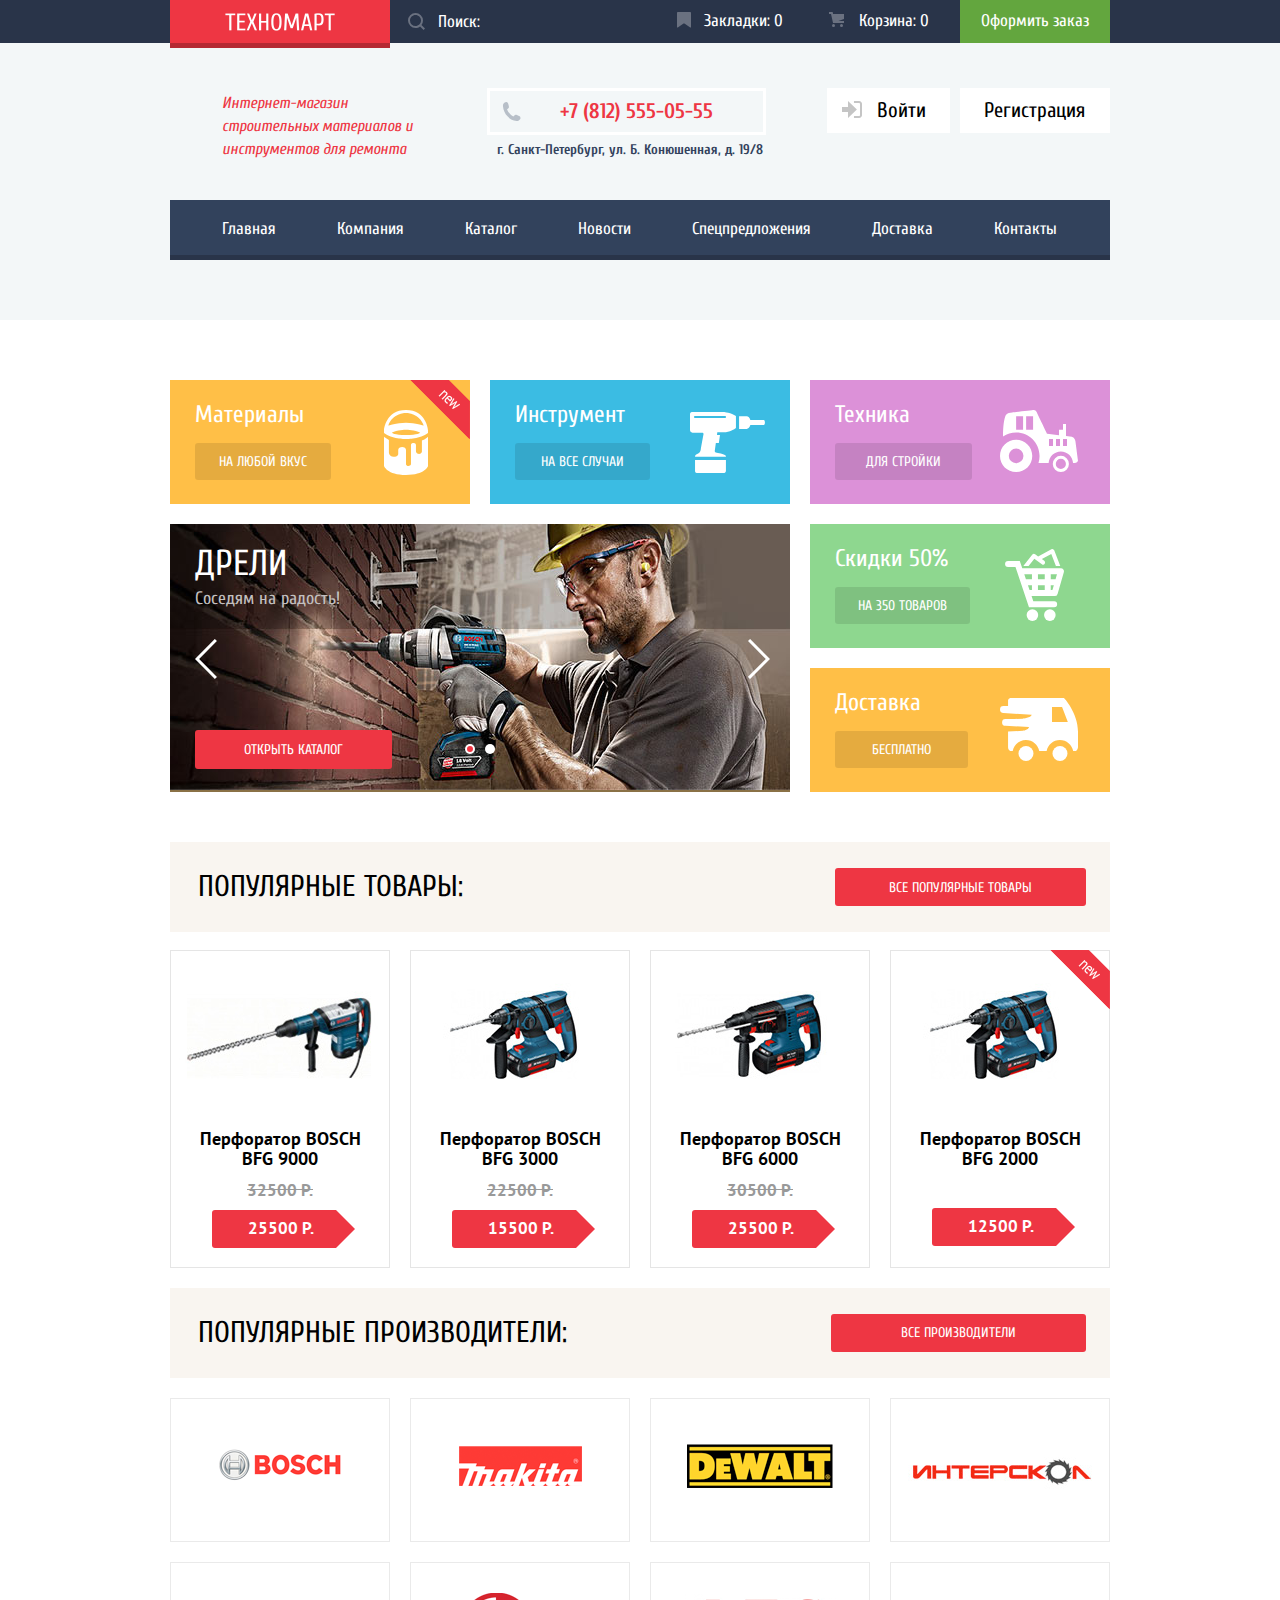
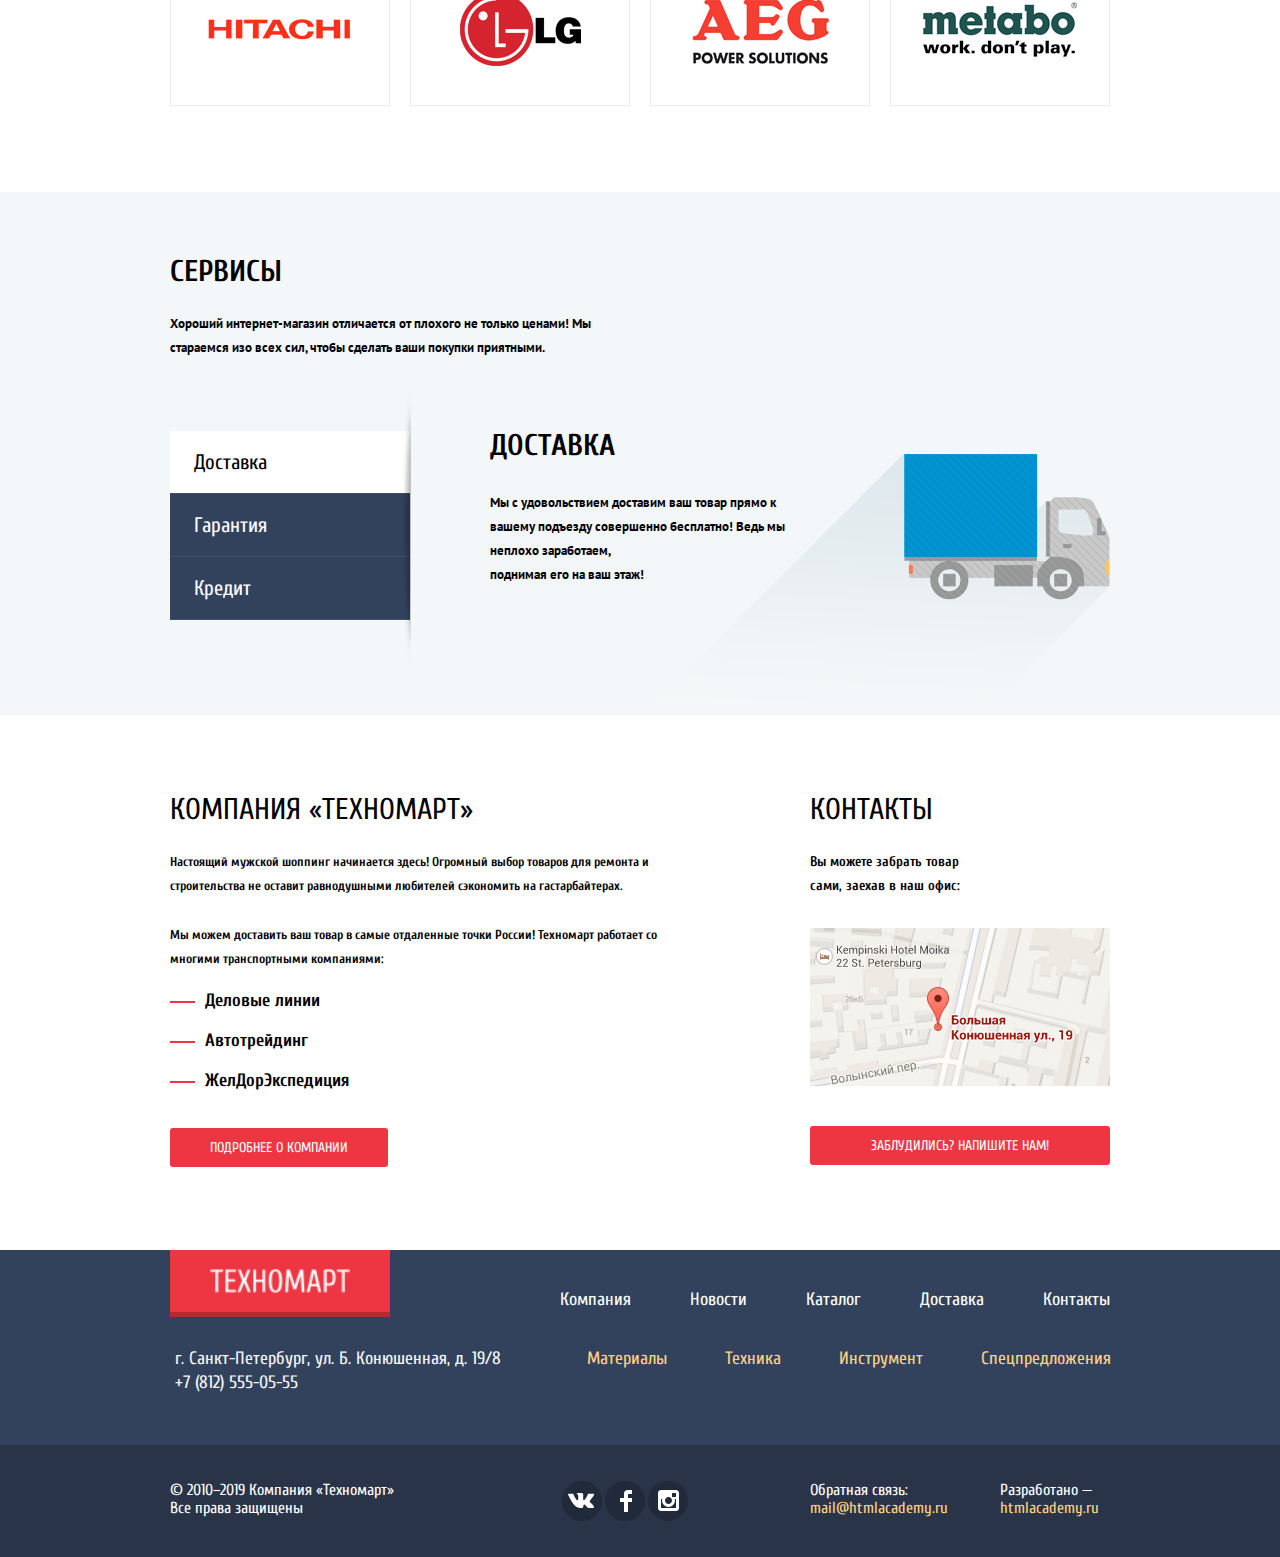
<file: index.html>
<!DOCTYPE html>
<html lang="ru">
  <head>
    <meta charset="utf-8">
    <title>HTML Academy: Техномарт</title>
    <link href="https://fonts.googleapis.com/css?family=Cuprum:400,400i&amp;subset=cyrillic" rel="stylesheet">
    <link href="https://fonts.googleapis.com/css?family=PT+Sans:400,400i&amp;subset=cyrillic" rel="stylesheet">
    <link href="css/normalize.css" rel="stylesheet">
    <link href="css/style.min.css" rel="stylesheet">
  </head>
  <body>
    <header class="main-header">
        <nav class="head-navigation">
            <div class="align-head-navigation">
                <a class="logo-link" href="index.html">
                    <img src="img/technomart.png" alt="Логотип техномарта" width="110" height="18">
                </a>
                <form class="search" action="https://echo.htmlacademy.ru" method="GET">
                    <input type="search" name="search" placeholder="Поиск:">
                </form>
                <ul class="order-manu unstyled-list">
                    <li class="bookmarks"><a href="bookmarks.html">Закладки: 0</a></li>
                    <li class="basket"><a href="basket.html">Корзина: 0</a></li>
                    <li class="order"><a href="order.html">Оформить заказ</a></li>
                </ul>
            </div>
        </nav>
        <div class="align-main-header-info">
            <section class="main-header-info">
                <h1>Интернет-магазин
                    строительных материалов
                    и инструментов для ремонта
                </h1>
                <div class="header-contacts">
                    <a href="tel.html" class="telephone">+7 (812) 555-05-55</a>
                    <p>г. Санкт-Петербург, ул. Б. Конюшенная, д. 19/8</p>
                </div>
                <ul class="user-navigation unstyled-list">
                    <li class="login-link"><a href="login.html">Войти</a></li>
                    <li class="registration-link"><a href="registration.html">Регистрация</a></li>
                </ul>
            </section>        
        </div>
        <nav class="main-navigation">
            <ul class="main-menu unstyled-list">
                <li class="point"><a href="index.html">Главная</a></li>
                <li class="point"><a href="company.html">Компания</a></li>
                <li class="point"><a href="catalog.html">Каталог</a></li>
                <li class="point"><a href="news.html">Новости</a></li>
                <li class="point"><a href="special-offers.html">Спецпредложения</a></li>
                <li class="point"><a href="delivery.html">Доставка</a></li>
                <li class="point"><a href="contacts.html">Контакты</a></li>
            </ul>
        </nav>
  </header>
  <main>
      <section class="index-items">
          <h2 class="visually-hidden">Главные элементы</h2>
          <div class="align-index-items">
              <div class="index-items-cart index-items-materials new">
                    <h3>Материалы</h3>
                    <a href="#">на любой вкус</a>
              </div>
              <div class="index-items-cart index-items-tool">
                    <h3>Инструмент</h3>
                    <a href="#">на все случаи</a>
              </div>
              <div class="index-items-cart index-items-equipment">
                    <h3>Техника</h3>
                    <a href="#">для стройки</a>
              </div>
              <div class="index-items-slider">
                    <input class="visually-hidden" type="radio" id="product-1" name="toggle" checked>
                    <input class="visually-hidden" type="radio" id="product-2" name="toggle">
                    <div class="button-slider-controls">
                        <label class="slider-controls-item slider-controls-item--1" for="product-1"></label>
                        <label class="slider-controls-item slider-controls-item--2" for="product-2"></label>
                    </div>
                    <div class="slider-controls">   
                       <label class="slider-controls-item slider-controls-item--1" for="product-1">Первый</label>
                       <label class="slider-controls-item slider-controls-item--2" for="product-2">Второй</label>
                    </div>
                    <ul class="slider-list">
                        <li class="slider-item">
                            <h3>дрели</h3>
                            <p>Соседям на радость!</p>
                            <a href="catalog.html">открыть каталог</a> 
                        </li>
                        <li class="slider-item">
                            <h3>Перфораторы</h3>
                            <p>Настоящие мужские игрушки</p>
                            <a href="catalog.html">открыть каталог</a> 
                        </li>
                    </ul>  
              </div>
              <div class="align-column-index-items">
                    <div class="index-items-cart index-items-discounts">
                        <h3>Скидки 50%</h3>
                        <a href="#">на 350 товаров</a>
                    </div>
                    <div class="index-items-cart index-items-delivery">
                        <h3>Доставка</h3>
                        <a href="#">бесплатно</a>
                    </div>
              </div>
          </div>
      </section>
      <section class="index-items-popular">
            <h2 class="visually-hidden">Популярное</h2>
            <section class="section-popular-items">
                <h2 class="visually-hidden">Секция популярных товаров</h2>
                <div class="index-items-popular-product">
                    <h2>популярные товары:</h2>
                    <a href="#">все популярные товары</a>
                </div>
                <ul class="catalog-list unstyled-list">
                    <li class="item">
                        <div class="actions">
                            <a href="order.html" class="buy">купить</a>
                            <a href="bookmark.html" class="add-bookmarks">в закладки</a>
                        </div>
                        <div class="image"><img src="img/bfg-9000.jpg" width="218" height="168" alt="Перфоратор BOSCH BFG 9000"></div>                           
                        <div class="catalog-item-title">Перфоратор BOSCH BFG 9000</div>
                        <div class="align-price">
                            <span class="price">32500 Р.</span>
                            <span class="price-discount">25500 Р.</span> 
                        </div>     
                    </li>
                    <li class="item">
                        <div class="actions">
                            <a href="order.html" class="buy">купить</a>
                            <a href="bookmark.html" class="add-bookmarks">в закладки</a>
                        </div>
                        <div class="image"><img src="img/product-1.jpg" width="218" height="168" alt="Перфоратор BOSCH BFG 3000"></div>                           
                        <div class="catalog-item-title">Перфоратор BOSCH BFG 3000</div>
                        <div class="align-price">
                            <span class="price">22500 Р.</span>
                            <span class="price-discount">15500 Р.</span> 
                        </div>     
                    </li>
                    <li class="item">                   
                        <div class="actions">
                            <a href="order.html" class="buy">купить</a>
                            <a href="bookmark.html" class="add-bookmarks">в закладки</a>
                        </div>
                        <div class="image"><img src="img/product-2.jpg" width="218" height="168" alt="Перфоратор BOSCH BFG 6000"></div>                           
                        <div class="catalog-item-title">Перфоратор BOSCH BFG 6000</div>
                        <div class="align-price index-items-align-price">
                            <span class="price">30500 Р.</span>
                            <span class="price-discount">25500 Р.</span> 
                        </div>     
                    </li>
                    <li class="item new">
                        <div class="actions">
                            <a href="order.html" class="buy">купить</a>
                            <a href="bookmark.html" class="add-bookmarks">в закладки</a>
                        </div>
                        <div class="image"><img src="img/product-3.jpg" width="218" height="168" alt="Перфоратор BOSCH BFG 2000"></div>                           
                        <div class="catalog-item-title">Перфоратор BOSCH BFG 2000</div>
                        <div class="align-price index-items-margin-price">
                            <span class="price-discount">12500 Р.</span> 
                        </div>     
                    </li>
                </ul>
            </section>
            <section class="section-popular-producer">
                <h2 class="visually-hidden">Секция популярных производителей</h2>
                <div class="index-items-popular-producer">
                    <h2>популярные производители:</h2>
                    <a href="#">все производители</a>
                </div>
                <ul class="index-items-popular-brands unstyled-list">
                    <li class="item-brands"><a href="#"><img src="img/bosch.png" width="126" height="37" alt="Bosch"></a></li>
                    <li class="item-brands"><a href="#"><img src="img/makita.png" width="123" height="40" alt="Makita"></a></li>
                    <li class="item-brands"><a href="#"><img src="img/dewalt.png" width="146" height="44" alt="DeWALT"></a></li>
                    <li class="item-brands"><a href="#"><img src="img/interskol.png" width="200" height="88" alt="Interskol"></a></li>
                    <li class="item-brands"><a href="#"><img src="img/hitachi.png" width="169" height="31" alt="Hitachi"></a></li>
                    <li class="item-brands"><a href="#"><img src="img/lg.png" width="121" height="73" alt="LG"></a></li>
                    <li class="item-brands"><a href="#"><img src="img/aeg.png" width="151" height="96" alt="AEG"></a></li>
                    <li class="item-brands"><a href="#"><img src="img/metabo.png" width="204" height="69" alt="Metabo"></a></li>
                </ul>
            </section>
        </section>
        <aside class="service">
            <div class="align-service">
                <div class="service-schtick main-schtick">
                    <h2>сервисы</h2>
                    <p>Хороший интернет-магазин отличается от плохого не только ценами!
                       Мы стараемся изо всех сил, чтобы сделать ваши покупки приятными.
                    </p>
                </div>
                <div class="changing-window-service">
                    <ul class="service-window unstyled-list">
                        <li class="service-window-acive"><button class="window-acive-delivery" type="button">Доставка</button></li>
                        <li class="service-window-acive"><button class="window-acive-warranty" type="button">Гарантия</button></li>
                        <li class="service-window-acive"><button class="window-acive-credit" type="button">Кредит</button></li>
                    </ul>
                    <div class="service-schtick service-delivery">
                        <h3>Доставка</h3>
                        <p>Мы с удовольствием доставим ваш товар прямо 
                            к вашему подъезду совершенно бесплатно!
                            Ведь мы неплохо заработаем,<br> 
                            поднимая его на ваш этаж!
                        </p>
                    </div>
                    <div class="service-schtick service-warranty">
                        <h3>Гарантия</h3>
                        <p>Если купленный у нас товар поломается или заискрит, 
                            а также в случае пожара, спровоцированного его возгаранием,  вы всегда можете быть уверены в нашей гарантии. Мы обменяем сгоревший товар на новый. 
                            Дом уж восстановите как-нибудь сами.
                        </p>
                    </div>
                    <div class="service-schtick service-credit">
                        <h3>Кредит</h3>
                        <p>Залезть в долговую яму стало проще! 
                            Кредитные консультанты придут вам на помощь.
                        </p>
                        <a href="send-application.html">отправить заявку</a>
                    </div>
                </div>
            </div>
        </aside>
      <section class="company">
          <h2 class="visually-hidden">Компания</h2>
          <div class="company-about">
              <h3>КОМПАНИЯ «Техномарт»</h3>
              <p>Настоящий мужской шоппинг начинается здесь!
                   Огромный выбор товаров для ремонта и строительства не оставит равнодушными любителей сэкономить на гастарбайтерах.</p>
              <p>Мы можем доставить ваш товар в самые отдаленные точки России!
                   Техномарт работает со многими транспортными компаниями:</p>
              <ul class="capability unstyled-list">
                  <li>Деловые линии</li>
                  <li>Автотрейдинг</li>
                  <li>ЖелДорЭкспедиция</li>
              </ul>
              <a href="detailed.html" class="pop-up-link detailed">подробнее о компании</a>
          </div>
          <div class="company-contacts text-white">
              <h3>КОНТАКТЫ</h3>
              <p>Вы можете забрать товар сами,
                 заехав в наш офис:</p>
              <div class="company-contacts-map"><a href="map.html" class="company-contacts-map-link"><img src="img/map.png" alt="Карта" width="300" height="158"></a></div>
              <a href="feedback.html" class="pop-up-link feedback">заблудились? Напишите нам!</a>
          </div>
      </section>
      <section class="map-pop-up">
        <h3 class="visually-hidden">Адрес</h3>
        <button class="close" type="button">Закрыть</button>
        <iframe src="https://www.google.com/maps/embed?pb=!1m18!1m12!1m3!1d1998.6036253003165!2d30.320858716173472!3d59.938719169054075!2m3!1f0!2f0!3f0!3m2!1i1024!2i768!4f13.1!3m3!1m2!1s0x4696310fca145cc1%3A0x42b32648d8238007!2z0JHQvtC70YzRiNCw0Y8g0JrQvtC90Y7RiNC10L3QvdCw0Y8g0YPQuy4sIDE5LzgsINCh0LDQvdC60YIt0J_QtdGC0LXRgNCx0YPRgNCzLCAxOTExODY!5e0!3m2!1sru!2sru!4v1552736835577" width="940" height="448" allowfullscreen></iframe>
    </section>
    <section class="feedback-pop-up">
        <h3 class="visually-hidden">Обратная связь</h3>
        <button class="close" type="button">Закрыть</button>
        <form class="feedback-form" action="https://echo.htmlacademy.ru" method="post">
          <div class="feedback-form-align">
                <fieldset>
                    <label for="your-name" class="feedback-form-name">Ваше имя:</label>
                    <input type="text" id="your-name" name="name" placeholder="Имя Фамилия">
                </fieldset>
                <fieldset>
                    <label for="your-email" class="feedback-form-email">Ваш е-mail:</label>
                    <input type="email" id="your-email" name="email" placeholder="email@exemple.com">
                </fieldset>
          </div>
          <div class="feedback-form-text-area">
              <div>
                    <label for="mail" class="feedback-form-mail">Текст письма:</label>
                    <textarea id="mail" name="text-mail" placeholder="В свободной форме"></textarea>
              </div> 
          </div>
          <div class="gray"><button type="submit">отправить</button></div> 
        </form>  
    </section>
  </main>
  <footer>
      <nav class="minor">
          <div class="minor-align">
                <a class="minor-align-link" href="index.html">
                    <img src="img/technomart.png" alt="Логотип техномарта" width="140" height="24">
                </a>
                <ul class="footer-navigation unstyled-list">
                    <li><a href="company.html">Компания</a></li>
                    <li><a href="news.html">Новости</a></li>
                    <li><a href="catalog.html">Каталог</a></li>
                    <li><a href="delivery.html">Доставка</a></li>
                    <li><a href="contacts.html">Контакты</a></li>
                </ul>
          </div>
          <div class="minor-align">
                <p class="minor-align-addres">г. Санкт-Петербург, ул. Б. Конюшенная, д. 19/8<br>
                   +7 (812) 555-05-55</p>
                <ul class="pick-out unstyled-list">
                    <li><a href="material.html">Материалы</a></li>
                    <li><a href="technics.html">Техника</a></li>
                    <li><a href="tool.html">Инструмент</a></li>
                    <li><a href="special-offers.html">Спецпредложения</a></li>
                </ul>
          </div>
      </nav>
      <div class="finale">
          <div class="align-finale-section">
                <p class="copyright">© 2010–2019 Компания «Техномарт» Все права защищены</p>                 
                <ul class="social unstyled-list">
                    <li class="vk"><a href="https://vk.com"><span class="visually-hidden">В Контакте</span></a></li>
                    <li class="fcb"><a href="https://facebook.com"><span class="visually-hidden">facebook</span></a></li>
                    <li class="insta"><a href="https://instagram.com"><span class="visually-hidden">instagram</span></a></li>
                </ul>
                <div class="developer-contract">
                    <p class="htmlacademy">Обратная связь:
                        <a href="https://mail@htmlacademy.ru">mail@htmlacademy.ru</a>
                    </p>
                    <p class="htmlacademy">Разработано —
                        <a href="https://htmlacademy.ru/intensive/htmlcss">htmlacademy.ru</a>
                    </p>
                </div>
          </div>
      </div>
   </footer>
   <script src="js/form.min.js"></script>
   <script src="js/map.min.js"></script>
   <script src="js/service.min.js"></script>
 </body>
</html>
</file>
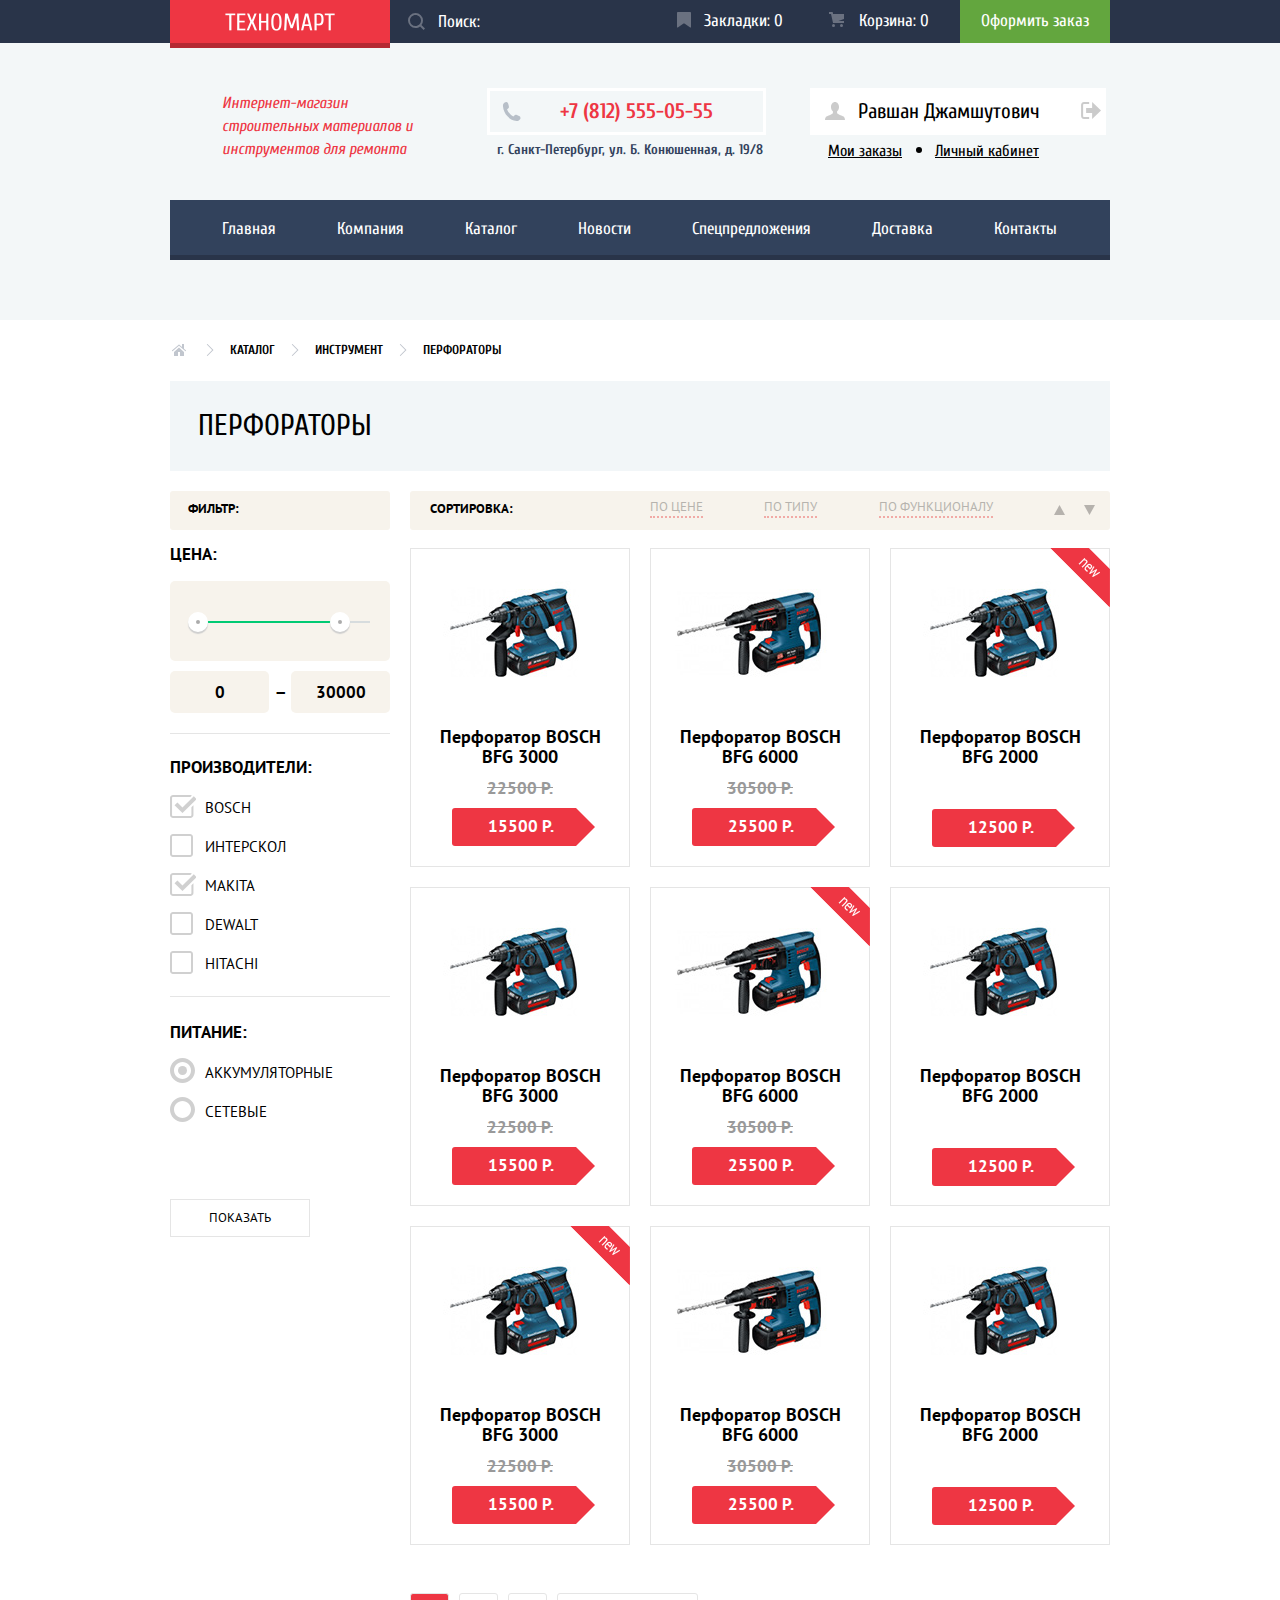
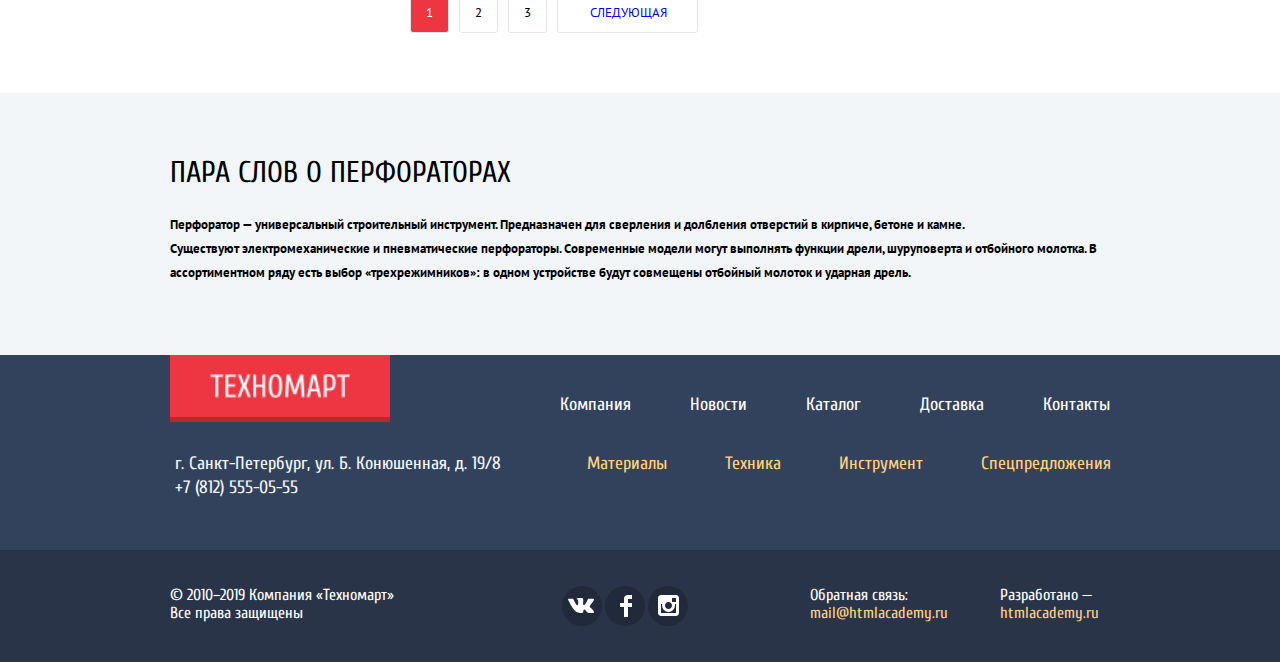
<file: catalog.html>
<!DOCTYPE html>
<html lang="ru">
  <head>
    <meta charset="utf-8">
    <title>HTML Academy: Техномарт</title>
    <link href="https://fonts.googleapis.com/css?family=Cuprum:400,400i&amp;subset=cyrillic" rel="stylesheet">
    <link href="https://fonts.googleapis.com/css?family=PT+Sans:400,400i&amp;subset=cyrillic" rel="stylesheet">
    <link href="css/normalize.css" rel="stylesheet">
    <link href="css/style.min.css" rel="stylesheet">
  </head>
  <body>
    <header class="main-header">
        <nav class="head-navigation">
            <div class="align-head-navigation">
                <a class="logo-link" href="index.html">
                    <img src="img/technomart.png" alt="Логотип техномарта" width="110" height="18">
                </a>
                <form class="search" action="https://echo.htmlacademy.ru" method="post">
                    <input type="search" name="search" placeholder="Поиск:">
                </form>
                <ul class="order-manu text-white unstyled-list">
                    <li class="bookmarks"><a href="bookmarks.html">Закладки: 0</a></li>
                    <li class="basket"><a href="basket.html">Корзина: 0</a></li>
                    <li class="order"><a href="order.html">Оформить заказ</a></li>
                </ul>
            </div>
        </nav>
        <div class="align-main-header-info">
            <section class="main-header-info">
                <h1>Интернет-магазин
                    строительных материалов
                    и инструментов для ремонта
                </h1>
                <div class="header-contacts">
                    <a href="tel.html" class="telephone">+7 (812) 555-05-55</a>
                    <p>г. Санкт-Петербург, ул. Б. Конюшенная, д. 19/8</p>
                </div>
                <ul class="user-navigation unstyled-list">
                    <li class="person"><a class="person-profile" href="profile.html">Равшан Джамшутович</a><a  class="person-exit" href="deauthorization.html"><span class="visually-hidden">выход из профиля</span></a></li>
                    <li class="my-order-link"><a href="my-order.html">Мои заказы</a></li>
                    <li class="person-cabinet-link"><a href="person-cabinet.html">Личный кабинет</a></li>
                </ul>
            </section>
        </div>
        <nav class="main-navigation main-navigation-catalog">
            <ul class="main-menu text-white unstyled-list">
                <li class="point"><a href="index.html">Главная</a></li>
                <li class="point"><a href="company.html">Компания</a></li>
                <li class="point"><a href="catalog.html">Каталог</a></li>
                <li class="point"><a href="news.html">Новости</a></li>
                <li class="point"><a href="special-offers.html">Спецпредложения</a></li>
                <li class="point"><a href="delivery.html">Доставка</a></li>
                <li class="point"><a href="contacts.html">Контакты</a></li>
            </ul>
        </nav>
    </header>
    <main class="container">
        <div class="container-align">
            <div class="catalog-title">
                <ul class="breadcrumbs unstyled-list">
                    <li><a class="home" href="index.html"><span class="visually-hidden">Главная</span></a></li>
                    <li class="crumb"><a href="catalog.html">Каталог</a></li>
                    <li class="crumb"><a href="tool.html">Инструмент</a></li>
                    <li class="breadcrumbs-current crumb">Перфораторы</li>
                </ul>
                <h2>Перфораторы</h2>
            </div>
            <div class="container-align-main">
                <section class="filters">
                    <h2 class="visually-hidden">Фильтры</h2>
                    <form class="catalog-form" action="https://echo.htmlacademy.ru" method="POST">
                        <div class="filtr"><h3>Фильтр:</h3></div>
                        <fieldset class="filter-price">
                            <legend>Цена:</legend>
                            <div class="range-filter">
                                <div class="range-control">
                                    <div class="range-control-scale">
                                        <div class="range-control-bar"></div>
                                    </div>
                                    <div class="toggle toggle-min"></div>
                                    <div class="toggle toggle-max"></div>
                                </div>
                                <div class="price-control">
                                    <label class="min-price">
                                        <input type="text" name="min-price" value="0">
                                    </label>
                                    <span>—</span>
                                    <label class="max-price">
                                        <input type="text" name="max-price" value="30000">
                                    </label>
                                </div>
                            </div>
                        </fieldset>
                        <fieldset> 
                            <legend>Производители:</legend>
                            <ul class="filtr-producer unstyled-list">
                                <li>
                                    <input type="checkbox" name="bosch" id="bosch" checked>
                                    <label for="bosch" class="fabricator">bosch</label>
                                </li>  
                                <li>
                                    <input type="checkbox" name="interskol" id="interskol">                       
                                    <label for="interskol" class="fabricator">интерскол</label>
                                </li>
                                <li>
                                    <input type="checkbox" name="makita" id="makita" checked>
                                    <label for="makita" class="fabricator">makita</label>
                                </li>
                                <li>
                                    <input type="checkbox" name="dewalt" id="dewalt">
                                    <label for="dewalt" class="fabricator">dewalt</label>
                                </li>
                                <li>
                                    <input type="checkbox" name="hitachi" id="hitachi">
                                    <label for="hitachi" class="fabricator">hitachi</label>
                                </li>  
                            </ul>
                        </fieldset>    
                        <fieldset>
                            <legend>Питание:</legend>
                            <ul class="filtr-power unstyled-list">
                                <li>
                                    <input type="radio" name="power-type" id="akum" checked>
                                    <label for="akum" class="power">аккумуляторные</label>
                                </li>
                                <li>
                                    <input type="radio" name="power-type" id="net">
                                    <label for="net" class="power">сетевые</label>
                                </li>
                            </ul>
                        </fieldset>
                        <button type="submit" class="button">показать</button>
                    </form>
                </section>
                <section class="catalog">
                    <h2 class="visually-hidden">Каталог</h2>
                    <div class="sorting">
                        <h3>сортировка:</h3>
                        <div class="sorting-type">
                            <a href="#">по цене</a>
                            <a href="#">по типу</a>
                            <a href="#">по функционалу</a>
                            <div class="sorting-type-button">
                                <button class="sorting-type-svg-active" type="button"><span class="visually-hidden">по возрастанию</span>
                                    <svg xmlns="http://www.w3.org/2000/svg" width="11" height="10" viewBox="0 0 11 10"><path fill="#231F20" d="M5.5 0L0 10h11z"/></svg>
                                </button>
                                <button class="sorting-type-svg-active" type="button"><span class="visually-hidden">по убыванию</span>
                                    <svg xmlns="http://www.w3.org/2000/svg" width="11" height="10" viewBox="0 0 11 10"><path fill="#231F20" d="M5.5 10L0 0h11"/></svg>
                                </button>
                            </div>
                        </div>
                    </div>
                    <h3 class="visually-hidden">Список Перфораторов</h3>
                    <ul class="catalog-list unstyled-list">
                        <li class="item">
                            <div class="actions">
                                <a href="order.html" class="buy">купить</a>
                                <a href="bookmark.html" class="add-bookmarks">в закладки</a>
                            </div>
                            <div class="image"><img src="img/product-1.jpg" width="218" height="168" alt="Перфоратор BOSCH BFG 3000"></div>                           
                            <div class="catalog-item-title">Перфоратор BOSCH BFG 3000</div>
                            <div class="align-price">
                                <span class="price">22500 Р.</span>
                                <span class="price-discount">15500 Р.</span> 
                            </div>     
                        </li>
                        <li class="item">
                            <div class="actions">
                                <a href="order.html" class="buy">купить</a>
                                <a href="bookmark.html" class="add-bookmarks">в закладки</a>
                            </div>
                            <div class="image"><img src="img/product-2.jpg" width="218" height="168" alt="Перфоратор BOSCH BFG 6000"></div>                           
                            <div class="catalog-item-title">Перфоратор BOSCH BFG 6000</div>
                            <div class="align-price">
                                <span class="price">30500 Р.</span>
                                <span class="price-discount">25500 Р.</span> 
                            </div>     
                        </li>
                        <li class="item new">
                            <div class="actions">
                                <a href="order.html" class="buy">купить</a>
                                <a href="bookmark.html" class="add-bookmarks">в закладки</a>
                            </div>
                            <div class="image"><img src="img/product-3.jpg" width="218" height="168" alt="Перфоратор BOSCH BFG 2000"></div>                           
                            <div class="catalog-item-title">Перфоратор BOSCH BFG 2000</div>
                            <div class="align-price">
                                <span class="price-discount">12500 Р.</span> 
                            </div>     
                        </li>
                        <li class="item">
                            <div class="actions">
                                <a href="order.html" class="buy">купить</a>
                                <a href="bookmark.html" class="add-bookmarks">в закладки</a>
                            </div>
                            <div class="image"><img src="img/product-1.jpg" width="218" height="168" alt="Перфоратор BOSCH BFG 3000"></div>                           
                            <div class="catalog-item-title">Перфоратор BOSCH BFG 3000</div>
                            <div class="align-price">
                                <span class="price">22500 Р.</span>
                                <span class="price-discount">15500 Р.</span> 
                            </div>     
                        </li>
                        <li class="item new">                   
                            <div class="actions">
                                <a href="order.html" class="buy">купить</a>
                                <a href="bookmark.html" class="add-bookmarks">в закладки</a>
                            </div>
                            <div class="image"><img src="img/product-2.jpg" width="218" height="168" alt="Перфоратор BOSCH BFG 6000"></div>                           
                            <div class="catalog-item-title">Перфоратор BOSCH BFG 6000</div>
                            <div class="align-price">
                                <span class="price">30500 Р.</span>
                                <span class="price-discount">25500 Р.</span> 
                            </div>     
                        </li>
                        <li class="item">
                            <div class="actions">
                                <a href="order.html" class="buy">купить</a>
                                <a href="bookmark.html" class="add-bookmarks">в закладки</a>
                            </div>
                            <div class="image"><img src="img/product-3.jpg" width="218" height="168" alt="Перфоратор BOSCH BFG 2000"></div>                           
                            <div class="catalog-item-title">Перфоратор BOSCH BFG 2000</div>
                            <div class="align-price">
                                <span class="price-discount">12500 Р.</span> 
                            </div>     
                        </li>
                        <li class="item new">
                            <div class="actions">
                                <a href="order.html" class="buy">купить</a>
                                <a href="bookmark.html" class="add-bookmarks">в закладки</a>
                            </div>
                            <div class="image"><img src="img/product-1.jpg" width="218" height="168" alt="Перфоратор BOSCH BFG 3000"></div>                           
                            <div class="catalog-item-title">Перфоратор BOSCH BFG 3000</div>
                            <div class="align-price">
                                <span class="price">22500 Р.</span>
                                <span class="price-discount">15500 Р.</span> 
                            </div>     
                        </li>
                        <li class="item">
                            <div class="actions">
                                <a href="order.html" class="buy">купить</a>
                                <a href="bookmark.html" class="add-bookmarks">в закладки</a>
                            </div>
                            <div class="image"><img src="img/product-2.jpg" width="218" height="168" alt="Перфоратор BOSCH BFG 6000"></div>                           
                            <div class="catalog-item-title">Перфоратор BOSCH BFG 6000</div>
                            <div class="align-price">
                                <span class="price">30500 Р.</span>
                                <span class="price-discount">25500 Р.</span> 
                            </div>     
                        </li>
                        <li class="item">
                            <div class="actions">
                                <a href="order.html" class="buy">купить</a>
                                <a href="bookmark.html" class="add-bookmarks">в закладки</a>
                            </div>
                            <div class="image"><img src="img/product-3.jpg" width="218" height="168" alt="Перфоратор BOSCH BFG 2000"></div>                           
                            <div class="catalog-item-title">Перфоратор BOSCH BFG 2000</div>
                            <div class="align-price">
                                <span class="price-discount">12500 Р.</span> 
                            </div>     
                        </li>
                    </ul>
                    <ul class="pagination-list unstyled-list">
                        <li class="pagination-item pagination-item-current"><a href="#">1</a></li>
                        <li class="pagination-item"><a href="#">2</a></li>
                        <li class="pagination-item"><a href="#">3</a></li>
                        <li class="next-pagination-item"><a href="#">следующая</a></li>      
                    </ul>
                </section>
            </div> 
        </div>
        <article class="article-info">
            <div class="align-article-info">
                <h2>пара слов о перфораторах</h2>
                <p>Перфоратор — универсальный строительный инструмент. Предназначен для сверления и долбления отверстий в кирпиче, бетоне и камне.</p>
                <p>Существуют электромеханические и пневматические перфораторы. Современные модели могут выполнять функции дрели, шуруповерта и отбойного молотка. В ассортиментном ряду есть выбор «трехрежимников»: в одном устройстве будут совмещены отбойный молоток и ударная дрель.</p>
            </div>
        </article>
        <section class="item-added-pop-up">
            <button class="close" type="button">Закрыть</button>
            <p>Товар добавлен в корзину!</p>
            <div class="gray">
                <a href="order.html">Оформить заказ</a>
                <button type="button" class="next">продолжить покупки</button>
            </div>
        </section>
    </main>
    <footer>
        <nav class="minor">
            <div class="minor-align">
                <a class="minor-align-link" href="index.html">
                    <img src="img/technomart.png" alt="Логотип техномарта" width="140" height="24">
                </a>
                <ul class="footer-navigation unstyled-list">
                    <li><a href="company.html">Компания</a></li>
                    <li><a href="news.html">Новости</a></li>
                    <li><a href="catalog.html">Каталог</a></li>
                    <li><a href="delivery.html">Доставка</a></li>
                    <li><a href="contacts.html">Контакты</a></li>
                </ul>
            </div>
            <div class="minor-align">
                 <p class="minor-align-addres">г. Санкт-Петербург, ул. Б. Конюшенная, д. 19/8
                    +7 (812) 555-05-55</p>
                <ul class="pick-out unstyled-list">
                    <li class="gold"><a href="material.html">Материалы</a></li>
                    <li class="gold"><a href="technics.html">Техника</a></li>
                    <li class="gold"><a href="tool.html">Инструмент</a></li>
                    <li class="gold"><a href="special-offers.html">Спецпредложения</a></li>
                </ul>
            </div>
        </nav>
        <div class="finale">
            <div class="align-finale-section">
                <p class="copyright">© 2010–2019 Компания «Техномарт»
                    Все права защищены</p>
                <ul class="social unstyled-list">
                    <li class="vk"><a href="https://vk.com"><span class="visually-hidden">В Контакте</span></a></li>
                    <li class="fcb"><a href="https://facebook.com"><span class="visually-hidden">facebook</span></a></li>
                    <li class="insta"><a href="https://instagram.com"><span class="visually-hidden">instagram</span></a></li>
                </ul>
                <div class="developer-contract">
                    <p class="htmlacademy">Обратная связь:
                        <a href="https://mail@htmlacademy.ru">mail@htmlacademy.ru</a>
                    </p>
                    <p class="htmlacademy">Разработано —
                        <a href="https://htmlacademy.ru/intensive/htmlcss">htmlacademy.ru</a>
                    </p>
                </div>
            </div>
        </div>
    </footer>
    <script src="js/alert.min.js"></script>
  </body>
</html>
</file>
<file: css/style.min.css>
body{margin:0;padding:0;font-family:"Cuprum","PT Sans",sans-serif;font-size:14px;font-weight:700;line-height:24px;color:#000000;background-color:#ffffff;background-position:top center;background-repeat:no-repeat}.visually-hidden{position:absolute;width:1px;height:1px;margin:-1px;border:0;padding:0;clip:rect(0 0 0 0);overflow:hidden}img{max-width:100%;height:auto}.feedback-pop-up,.map-pop-up,.item-added-pop-up{display:none}.unstyled-list,.basket,.order{list-style:none}.person-cabinet-link{list-style-type:disc}a{text-decoration:none}.head-navigation{min-height:43px;font-size:17px;line-height:18px;font-weight:normal;text-align:left;color:#ffffff;background-color:#293449}.search input{border:0;background-color:#293449}input[type="search"]::-webkit-input-placeholder{color:#ffffff}input[type="search"]:-ms-input-placeholder{color:#ffffff}input[type="search"]::-ms-input-placeholder{color:#ffffff}input[type="search"]::placeholder{color:#ffffff}.order{background-color:#63a63e}.main-header-info h1{font-family:"Cuprum","Arial",sans-serif;font-style:italic;font-size:16px;line-height:23px;text-align:left;color:#ee3643;margin-left:52px;margin-top:4px;width:220px;font-weight:normal}.header-contacts{font-size:14px;line-height:24px;color:#32425c}.person{font-size:21px;line-height:21px}.person-profile{padding:13px 66px 13px 48px;background-color:#ffffff}.header-contacts p:last-child{margin-bottom:0;margin-top:3px;padding-left:10px}.my-order-link a,.person-cabinet-link a{font-size:16px;text-decoration:underline;font-weight:normal}.telephone{display:block;font-size:21px;line-height:21px;color:#ee3643;text-align:center}.header-contacts{min-width:270px}.user-navigation{padding-left:0;font-size:21px;line-height:21px;font-style:normal;font-weight:normal}.minor-align-addres{margin:0}.login-link,.registration-link{background-color:#ffffff}.breadcrumbs{font-size:13px;line-height:18px;padding-left:0;margin-top:18px;margin-bottom:0}.catalog-title{width:940px}.catalog-title h2{font-family:Cuprum,"Arial",sans-serif;font-size:30px;font-weight:normal;line-height:30px;text-transform:uppercase;background-color:#f2f6f8}.filters{text-transform:uppercase}.filters h3{font-size:13px;line-height:18px;font-weight:normal}.my-order-link{margin-left:18px;margin-top:-6px}.person-cabinet-link{margin-left:33px;margin-top:-6px;width:120px}.filtr-producer label,.filtr-power label{font-size:15px;line-height:20px;font-weight:normal}.catalog-list{margin:18px auto}.item{font-family:"PT Sans","Arial",sans-serif;position:relative;display:inline-block;margin-right:20px;margin-bottom:20px;line-height:20px;font-weight:bold;text-align:center;border:1px solid #e5e5e5;vertical-align:middle}.filtr h3{font-family:"PT Sans","Arial",sans-serif;font-size:13px;line-height:18px;font-weight:700;margin:0}.filtr{padding:9px 0 12px 18px;margin-bottom:9px;border-radius:3px}.new::before{content:"";position:absolute;top:-1px;right:-1px;z-index:100;width:60px;height:60px;background:url('../img/new-flag.png') no-repeat 0 0}.align-index-items .new::before{top:0;right:0.5px}.item .image{width:218px;height:168px}.item .image img{max-width:100%}.price{min-height:20px;margin-bottom:17px}.actions{position:absolute;top:0;left:0;width:218px;height:88px;padding:40px 0;background-color:rgb(255,255,255);z-index:10}.catalog-item-title{font-size:18px;line-height:20px;min-height:40px;padding:0 25px;margin-top:10px;margin-bottom:12px}.price-discount{position:relative;margin-left:5px;margin-bottom:20px;padding:9px 40px;padding-top:7px;padding-left:36px;color:white;background:#ee3643;border-radius:3px}.item:nth-child(3n) .align-price{margin-top:50px}.align-price{margin-bottom:29px}.price-discount:after{content:"";position:absolute;top:0;right:-20px;width:0;height:0;border:19px solid white;border-left-color:#ee3643}.actions{display:none}.item:hover .actions{display:block}.item:hover{-webkit-box-shadow:0 20px 50px 1px rgba(41,52,73,0.5);box-shadow:0 20px 50px 1px rgba(41,52,73,0.5)}.item:nth-child(3n){margin-right:0}.catalog-list{font-size:0}.item{font-size:16px}.button{font-family:"PT Sans","Arial",sans-serif;font-size:13px;line-height:18px}.price,.price-discount{font-size:17px;line-height:18px}.price{display:block;text-decoration:line-through;color:#999999}.catalog-list li{width:218px}.filtr-producer{border-bottom:1px solid #e5e5e5;padding-bottom:0;margin-bottom:20px}.filtr-producer li:last-child{margin-bottom:20px}.sorting{display:-webkit-box;display:-ms-flexbox;display:flex;-webkit-box-pack:justify;-ms-flex-pack:justify;justify-content:space-between;-webkit-box-align:center;-ms-flex-align:center;align-items:center;font-weight:normal;width:700px;font-family:"PT Sans","Arial",sans-serif;text-transform:uppercase;border-radius:3px}.sorting-type{width:445px;display:-webkit-box;display:-ms-flexbox;display:flex;-ms-flex-wrap:wrap;flex-wrap:wrap;-webkit-box-pack:justify;-ms-flex-pack:justify;justify-content:space-between;margin-right:15px}.sorting-type a{color:#b6b3ae;font-size:13px;line-height:18px;height:18px;border-bottom:2px dotted rgba(230,4,4,0.3)}.sorting-type a:hover{color:#000000;border-bottom:2px dotted rgba(255,4,4,1);}.sorting-type a:active{color:#ee3643;border-bottom:none}.sorting h3{font-size:13px;line-height:18px;margin:9px 0 12px 20px}.sorting-type button{border:none;background:transparent;opacity:0.3;padding:0}.sorting-type button:hover{opacity:1}.sorting-type-svg-active:active path{fill:#ee3643;opacity:1}.sorting-type-button button:first-child{margin-right:15px}.button{width:140px;height:60px;padding:0;margin:0;border:1px solid #e5e5e5;background-color:#ffffff;margin-top:60px;text-transform:uppercase}.breadcrumbs li{padding-left:25px;display:block;text-transform:uppercase;padding-right:15px}.pagination-item{border:1px solid #e5e5e5;margin-right:10px;border-radius:3px;font-weight:normal}.pagination-item a{color:#000000;padding:10px 0;display:-webkit-box;display:-ms-flexbox;display:flex;width:37px;-webkit-box-align:center;-ms-flex-align:center;align-items:center;-webkit-box-pack:center;-ms-flex-pack:center;justify-content:center}.pagination-item:active,.next-pagination-item:active{border:1px solid #ee3643}.pagination-item:hover,.next-pagination-item:hover{border:1px solid #bdc6ca}.pagination-item-current{background-color:#ee3643}.pagination-item-current a{color:white}.next-pagination-item{border:1px solid #e5e5e5;border-radius:3px;padding-top:10px;padding-bottom:4px}.next-pagination-item a{padding:12px 32px;padding-right:30px;font-weight:normal;text-transform:uppercase}.next-pagination-item a:active{color:#000000}.user-navigation a,.breadcrumbs a{color:#000000}.filtr,.sorting{background-color:#f7f3ec}.main-menu{font-size:17px;font-weight:normal;line-height:17px;border-bottom:5px solid #293449;background-color:#32425c}.main-header{background-color:#f3f7f8}.company{font-family:Cuprum,Arial,sans-serif;background-color:#ffffff}.company h3{font-size:30px;font-weight:normal;line-height:30px;text-transform:uppercase;margin-bottom:25px}.company-about p{font-size:13px;line-height:24px;margin-bottom:25px}.finale p:first-child{margin:0}.htmlacademy{margin-top:0;margin-bottom:0}.company-about .pop-up-link,.company-contacts .pop-up-link{font-size:14px;font-weight:normal;line-height:18px;text-align:center;text-transform:uppercase;color:#ffffff;background-color:#ee3643}footer{color:#ffffff;background-color:#32425c}.minor{font-size:18px;font-weight:normal;line-height:24px;text-align:left;color:#f3f7f9}.pick-out a{color:#ffd180}.finale{font-size:16px;font-weight:normal;line-height:18px;letter-spacing:normal;text-align:left;color:#ffffff;background-color:#293449}.htmlacademy a{color:#ffd180}.buy,.add-bookmarks{display:block;width:130px;margin:0 auto;margin-bottom:7px;padding:7px 0;background-color:#63a63e;border-bottom:3px solid #367315;border-radius:3px;color:white;font-size:14px;font-weight:normal;font-family:"Cuprum","Arial",sans-serif;line-height:18px;text-decoration:none;text-transform:uppercase}.buy{width:136px}.add-bookmarks{color:#32425c;background:white;border:3px solid #63a63e}.search input{width:270px;height:42px}.order-manu li{padding:12px 0 13px 0}.bookmarks a{padding:11px 26px 13px 44px}.basket a{padding:11px 31px 13px 50px}.order a{padding:11px 21px}.login-link{height:21px;padding:12px 0;margin-left:17px}.copyright{width:230px}.htmlacademy{width:140px;padding-left:10px}.htmlacademy:last-child{width:120px;padding-left:52px}.login-link a{padding:10px 24px 11px 50px;background-color:#ffffff}.registration-link{height:21px;padding:12px 0;margin-left:10px}.registration-link a{padding:10px 25px 11px 24px;background-color:#ffffff}.company-about{width:500px;margin-right:140px;padding-left:10px}.company-contacts{width:300px;padding-right:10px}.detailed{padding:11px 40px;border-radius:3px}.capability{margin-bottom:45px}.company h3{margin-top:0}.company-contacts p{width:180px;margin-bottom:30px}.feedback{padding:11px 61px;border-radius:3px}.company-contacts-map{margin-bottom:40px}.telephone{border:3px solid #ffffff;padding:10px 50px 10px 70px;margin:0}.order:hover{background-color:#5fbb2d}.minor-align-addres{width:330px;margin-left:6px}.index-items-cart{position:relative;width:300px;padding-bottom:30px}.index-items-cart h3{font-family:Cuprum,"Arial",sans-serif ;font-size:24px;line-height:30px;color:#ffffff;font-weight:normal;margin:20px 0 20px 25px}.index-items-cart a{font-family:Cuprum,"Arial",sans-serif ;font-size:14px;line-height:18px;font-weight:normal;color:#ffffff;text-transform:uppercase;background-color:rgba(0,0,0,0.1);border-radius:3px;margin:25px;margin-bottom:0}.index-items-materials a{padding:10px 24px}.index-items-tool a{padding:10px 26px}.index-items-equipment a{padding:10px 31px}.index-items-discounts a{padding:10px 23px}.index-items-delivery a{padding:10px 37px}.index-items-cart a:hover{background-color:rgba(0,0,0,0.4)}.index-items-cart a:active{background-color:rgba(0,0,0,0.6)}.index-items-slider{width:620px;position:relative}.slider-list h3{font-family:Cuprum,sans-serif ;font-size:36px;line-height:36px;color:#ffffff;font-weight:normal;margin-bottom:5px;margin-top:10px;width:220px;text-transform:uppercase}.slider-item{display:none;min-height:256px;padding-left:25px;padding-top:12px}.slider-controls label{position:relative;display:inline-block;width:12px;height:12px;padding:8px 4px;border-radius:50%;cursor:pointer;vertical-align:middle}.slider-controls label::after{content:"";position:absolute;top:12px;left:12px;z-index:1;width:10px;height:10px;background:#ffffff;border-radius:50%}#product-1:checked ~ .slider-list .slider-item:nth-child(1){display:block}#product-2:checked ~ .slider-list .slider-item:nth-child(2){display:block}#product-2:checked ~ .slider-list .slider-item:nth-child(1){display:none}#product-1:checked ~ .slider-controls .slider-controls-item--1::before,#product-2:checked ~ .slider-controls .slider-controls-item--2::before{content:"";position:absolute;left:70%;top:50%;z-index:2;width:6px;height:6px;background-color:#ee3643;; border-radius:50%}.button-slider-controls .slider-controls-item--1::before{content:"";position:absolute;top:115px;left:25px;z-index:2;width:22px;height:40px;background-image:url("data:image/svg+xml,%3Csvg xmlns='http://www.w3.org/2000/svg' width='22' height='40' viewBox='0 0 22 40'%3E%3Cpath fill='%23FFF' d='M19.83-.035l2.089 2.099L4.13 19.947l17.847 17.939-2.09 2.099L-.048 19.947z'/%3E%3C/svg%3E");background-repeat:no-repeat}.button-slider-controls .slider-controls-item--2::before{content:"";position:absolute;top:115px;left:578px;z-index:2;width:22px;height:40px;background-image:url("data:image/svg+xml,%3Csvg xmlns='http://www.w3.org/2000/svg' width='22' height='40' viewBox='0 0 22 40'%3E%3Cpath fill='%23FFF' d='M2.098-.035L.009 2.064l17.789 17.883L-.048 37.886l2.089 2.099 19.935-20.038z'/%3E%3C/svg%3E");background-repeat:no-repeat}.slider-list p{font-family:Cuprum,"Arial",sans-serif ;font-size:18px;line-height:24px;font-weight:normal;color:#c2bfbf;margin:0;width:220px;margin-bottom:127px}.slider-item a{font-family:Cuprum,"Arial",sans-serif ;font-size:14px;line-height:18px;font-weight:normal;color:#ffffff;text-transform:uppercase;background-color:#ee3643;border-radius:3px;padding:11px 49px 11px 49px;margin-bottom:22px}.slider-item a:hover{background-color:#d63640}.slider-item a:active{background-color:#be2a33}.slider-controls{position:absolute;left:303px;bottom:42px;z-index:100;min-width:48px;height:18px;text-align:center;font-size:0;-webkit-transform:translateX(-50%);-ms-transform:translateX(-50%);transform:translateX(-50%)}.slider-item:first-child{display:block;background-color:#8a7146;background-image:url("../img/man-drill.jpg");background-repeat:no-repeat}.slider-item:last-child{background-color:#948975;background-image:url("../img/man-puncher.jpg");background-repeat:no-repeat}.index-items-materials,.index-items-delivery{background-color:#ffbf47}.index-items-tool{background-color:#3bbce3}.index-items-equipment{background-color:#dc91d8}.index-items-discounts{background-color:#8ed78f}.order-manu .bookmarks:active,.order-manu .basket:active,.main-menu .point:active{color:#999ca1;background-color:#161d29}.order-manu .order:active{background-color:#518534}.order:active a{color:#cacfd6}.basket:hover,.main-menu li:hover{background-color:#293449}.search input:hover,.bookmarks:hover{background-color:#293449}.search input:focus{color:#000000;background-color:#ffffff}.user-navigation a:hover,.user-navigation a:focus{color:#ee3643}.person a:hover{color:#444444}.user-navigation a:active,.person a:active{color:#c7c7c7}.pagination-list li:active{border-color:#f72432}.pop-up-link:hover{background-color:#ca2c37}.pop-up-link:active{background-color:#ba2732}.minor a:hover,.htmlacademy a:hover{text-decoration:underline}.footer-navigation a:active,.pick-out a:active{text-decoration:none;opacity:0.5}.htmlacademy a:active{color:#e13643}.social a:active,.social a:hover{background-color:#ee3643}.producer input:hover,.power input:hover{color:#b5b5b5}.producer input:disabled + label,.power input:disabled + label{color:#e9e9e9}.buy:hover{background-color:#5fbb2d}.buy:active{background-color:#518534;border-color:#518534}.add-bookmarks:hover{border-color:#32425c}.add-bookmarks:active{border-color:#c1c6ce;color:#c1c6ce}.head-navigation{display:-webkit-box;display:-ms-flexbox;display:flex;-webkit-box-pack:center;-ms-flex-pack:center;justify-content:center;margin-bottom:40px}.order-manu{display:-webkit-box;display:-ms-flexbox;display:flex;-webkit-box-orient:horizontal;-webkit-box-direction:normal;-ms-flex-direction:row;flex-direction:row;-ms-flex-item-align:center;align-self:center;padding-left:0;margin:0}.main-navigation{display:-webkit-box;display:-ms-flexbox;display:flex;-webkit-box-pack:center;-ms-flex-pack:center;justify-content:center;margin-bottom:60px}.main-header-info{margin-bottom:28px;width:940px;-webkit-box-sizing:border-box;box-sizing:border-box;display:-webkit-box;display:-ms-flexbox;display:flex;-webkit-box-orient:horizontal;-webkit-box-direction:normal;-ms-flex-direction:row;flex-direction:row;padding-top:5px;-webkit-box-pack:justify;-ms-flex-pack:justify;justify-content:space-between}.order-manu a{color:#ffffff}.footer-navigation a{color:#ffffff}.align-main-header-info{display:-webkit-box;display:-ms-flexbox;display:flex;-webkit-box-pack:center;-ms-flex-pack:center;justify-content:center}.main-menu{width:940px;display:-webkit-box;display:-ms-flexbox;display:flex;-ms-flex-wrap:wrap;flex-wrap:wrap;-webkit-box-orient:horizontal;-webkit-box-direction:normal;-ms-flex-direction:row;flex-direction:row;padding-left:0;margin:0 10px 60px 10px;min-height:60px;-webkit-box-sizing:border-box;box-sizing:border-box}.point{padding:20px 0 16px 0}.point a{padding:17px 31px 23px 30px;color:#ffffff}.point:first-child a{padding-left:52px}.point:last-child a{padding-right:52px}.user-navigation{position:relative;width:300px;display:-webkit-box;display:-ms-flexbox;display:flex;-webkit-box-orient:horizontal;-webkit-box-direction:normal;-ms-flex-flow:row wrap;flex-flow:row wrap;margin:0 0}.company{display:-webkit-box;display:-ms-flexbox;display:flex;-webkit-box-pack:center;-ms-flex-pack:center;justify-content:center;margin:80px 0 90px 0}.minor{padding:0;display:-webkit-box;display:-ms-flexbox;display:flex;-webkit-box-orient:vertical;-webkit-box-direction:normal;-ms-flex-direction:column;flex-direction:column;padding:0 10px}.minor-align{display:-webkit-box;display:-ms-flexbox;display:flex;-webkit-box-pack:center;-ms-flex-pack:center;justify-content:center}.minor-align:last-child{margin-top:30px;margin-bottom:50px}.footer-navigation{width:550px;display:-webkit-box;display:-ms-flexbox;display:flex;-ms-flex-wrap:wrap;flex-wrap:wrap;margin:38px 0 0 170px;padding-left:0;-webkit-box-pack:justify;-ms-flex-pack:justify;justify-content:space-between}.pick-out{width:524px;display:-webkit-box;display:-ms-flexbox;display:flex;-ms-flex-wrap:wrap;flex-wrap:wrap;margin:0 0 0 42px;-webkit-box-pack:justify;-ms-flex-pack:justify;justify-content:space-between}.finale{display:-webkit-box;display:-ms-flexbox;display:flex;-webkit-box-pack:center;-ms-flex-pack:center;justify-content:center;padding:36px 0}.container .container-align{padding:0 10px}.social{display:-webkit-box;display:-ms-flexbox;display:flex;width:130px;-ms-flex-pack:distribute;justify-content:space-around;margin:0;margin-left:50px;padding-left:0}.container{display:-webkit-box;display:-ms-flexbox;display:flex;-webkit-box-align:center;-ms-flex-align:center;align-items:center;-webkit-box-orient:vertical;-webkit-box-direction:normal;-ms-flex-direction:column;flex-direction:column}.breadcrumbs{display:-webkit-box;display:-ms-flexbox;display:flex;-ms-flex-wrap:wrap;flex-wrap:wrap}.filters{display:-webkit-box;display:-ms-flexbox;display:flex;-webkit-box-orient:vertical;-webkit-box-direction:normal;-ms-flex-direction:column;flex-direction:column;width:220px;margin-right:20px}.catalog{display:-webkit-box;display:-ms-flexbox;display:flex;-webkit-box-orient:vertical;-webkit-box-direction:normal;-ms-flex-direction:column;flex-direction:column;width:700px}.catalog-list{display:-webkit-box;display:-ms-flexbox;display:flex;-ms-flex-wrap:wrap;flex-wrap:wrap;-ms-flex-line-pack:center;align-content:center;padding:0}.catalog-title h2{padding:30px 700px 30px 28px;margin-top:18px;margin-bottom:20px}.container-align-main{display:-webkit-box;display:-ms-flexbox;display:flex;-webkit-box-orient:horizontal;-webkit-box-direction:normal;-ms-flex-direction:row;flex-direction:row}.pagination-list{display:-webkit-box;display:-ms-flexbox;display:flex;padding-left:0;margin-bottom:60px;margin-top:10px;font-family:"PT Sans","Arial",sans-serif;font-size:13px;line-height:18px}.catalog-form input:focus + label{outline:2px solid #81b3d2}.filtr-producer input{opacity:0}[type="checkbox"]:not(:checked),[type="checkbox"]:checked{position:absolute}[type="checkbox"]:not(:checked) + label,[type="checkbox"]:checked + label{position:relative;padding-left:35px;cursor:pointer}[type="checkbox"]:not(:checked) + label:before{content:'';position:absolute;left:0;top:-3px;width:1.7em;height:1.7em;opacity:0.8;background-image:url('../img/checkbox-off.svg');background-repeat:no-repeat}[type="checkbox"]:checked + label:before{content:'';position:absolute;left:0;top:-3px;width:1.7em;height:1.7em;opacity:0.8;background-image:url('../img/checkbox-on.svg');background-repeat:no-repeat}[type="checkbox"]:hover + label:before{opacity:1}[type="checkbox"]:disabled + label:before{opacity:0.5}.filtr-power input{opacity:0}[type="radio"]:not(:checked),[type="radio"]:checked{position:absolute}[type="radio"]:not(:checked) + label,[type="radio"]:checked + label{position:relative;padding-left:35px;cursor:pointer}[type="radio"]:not(:checked) + label:before{content:'';position:absolute;left:0;top:-5px;width:1.7em;height:1.7em;opacity:0.8;background-image:url('../img/radio-off.svg');background-repeat:no-repeat}[type="radio"]:checked + label:before{content:'';position:absolute;left:0;top:-5px;width:1.7em;height:1.7em;opacity:0.8;background-image:url('../img/radio-on.svg');background-repeat:no-repeat}[type="radio"]:hover + label:before{opacity:1}[type="radio"]:disabled + label:before{opacity:0.5}.filtr-producer,.filtr-power{padding-left:0}.filtr-producer li,.filtr-power li{margin-bottom:15px}.search input{background-image:url("data:image/svg+xml,%3Csvg xmlns='http://www.w3.org/2000/svg' width='17' height='17' viewBox='0 0 17 17'%3E%3Cpath fill='%236a7180' d='M17 15.586l-3.542-3.542A7.465 7.465 0 0 0 15 7.5 7.5 7.5 0 1 0 7.5 15c1.71 0 3.282-.579 4.544-1.542L15.586 17 17 15.586zM2 7.5C2 4.467 4.467 2 7.5 2 10.532 2 13 4.467 13 7.5c0 3.032-2.468 5.5-5.5 5.5A5.506 5.506 0 0 1 2 7.5z'/%3E%3C/svg%3E%0A");background-position:18px;background-repeat:no-repeat;padding-left:48px}.search input:hover{background-image:url("data:image/svg+xml,%3Csvg xmlns='http://www.w3.org/2000/svg' width='17' height='17' viewBox='0 0 17 17'%3E%3Cpath fill='%23ffffff' d='M17 15.586l-3.542-3.542A7.465 7.465 0 0 0 15 7.5 7.5 7.5 0 1 0 7.5 15c1.71 0 3.282-.579 4.544-1.542L15.586 17 17 15.586zM2 7.5C2 4.467 4.467 2 7.5 2 10.532 2 13 4.467 13 7.5c0 3.032-2.468 5.5-5.5 5.5A5.506 5.506 0 0 1 2 7.5z'/%3E%3C/svg%3E%0A");background-position:18px;background-repeat:no-repeat;padding-left:48px}.search input:focus{background-image:url("data:image/svg+xml,%3Csvg xmlns='http://www.w3.org/2000/svg' width='17' height='17' viewBox='0 0 17 17'%3E%3Cpath fill='%23e9292a' d='M17 15.586l-3.542-3.542A7.465 7.465 0 0 0 15 7.5 7.5 7.5 0 1 0 7.5 15c1.71 0 3.282-.579 4.544-1.542L15.586 17 17 15.586zM2 7.5C2 4.467 4.467 2 7.5 2 10.532 2 13 4.467 13 7.5c0 3.032-2.468 5.5-5.5 5.5A5.506 5.506 0 0 1 2 7.5z'/%3E%3C/svg%3E%0A");background-position:18px;background-repeat:no-repeat;padding-left:48px}.bookmarks a{background-image:url("data:image/svg+xml,%3Csvg xmlns='http://www.w3.org/2000/svg' width='14' height='16' viewBox='0 0 14 16'%3E%3Cpath fill='%236a7180' d='M14 15c0 .55-.368.741-.818.426l-5.363-3.765c-.45-.315-1.187-.315-1.637 0L.818 15.426C.368 15.741 0 15.55 0 15V1c0-.55.45-1 1-1h12c.55 0 1 .45 1 1v14z'/%3E%3C/svg%3E%0A");background-repeat:no-repeat;background-position:17px 12px}.bookmarks a:hover{background-image:url("data:image/svg+xml,%3Csvg xmlns='http://www.w3.org/2000/svg' width='14' height='16' viewBox='0 0 14 16'%3E%3Cpath fill='%23ffffff' d='M14 15c0 .55-.368.741-.818.426l-5.363-3.765c-.45-.315-1.187-.315-1.637 0L.818 15.426C.368 15.741 0 15.55 0 15V1c0-.55.45-1 1-1h12c.55 0 1 .45 1 1v14z'/%3E%3C/svg%3E%0A");background-repeat:no-repeat;background-position:17px 12px}.basket a{background-image:url("data:image/svg+xml,%3Csvg xmlns='http://www.w3.org/2000/svg' width='15' height='15' viewBox='0 0 15 15'%3E%3Ccircle fill='%236a7180' cx='4.5' cy='13.5' r='1.5'/%3E%3Ccircle fill='%236a7180' cx='12.5' cy='13.5' r='1.5'/%3E%3Cpath fill='%236a7180' d='M15 2H4.07l-.422-2H0v2h2.031l1.985 9H15V9H9.441L15 6.951z'/%3E%3C/svg%3E");background-repeat:no-repeat;background-position:20px 12px}.basket a:hover{background-image:url("data:image/svg+xml,%3Csvg xmlns='http://www.w3.org/2000/svg' width='15' height='15' viewBox='0 0 15 15'%3E%3Ccircle fill='%23ffffff' cx='4.5' cy='13.5' r='1.5'/%3E%3Ccircle fill='%23ffffff' cx='12.5' cy='13.5' r='1.5'/%3E%3Cpath fill='%23ffffff' d='M15 2H4.07l-.422-2H0v2h2.031l1.985 9H15V9H9.441L15 6.951z'/%3E%3C/svg%3E");background-repeat:no-repeat;background-position:20px 12px}.person-profile{position:relative;display:block;max-width:300px}.person-profile::before{content:"";width:25px;height:25px;position:absolute;top:14px;left:15px;background-image:url("data:image/svg+xml,%3Csvg xmlns='http://www.w3.org/2000/svg' width='20' height='18' viewBox='0 0 20 18'%3E%3Cpath fill='%23000000' d='M17.881 14.166c-2.144-.735-4.256-1.666-5.207-2.39-.657-.501-.77-1.618-.517-2.415 1.118-.903 1.864-2.477 1.864-4.278C14.021 2.276 12.221 0 10 0S5.979 2.276 5.979 5.083c0 1.801.746 3.374 1.863 4.277.253.798.141 1.915-.517 2.416-.95.724-3.063 1.654-5.207 2.39S0 18 0 18h20s.025-3.099-2.119-3.834z'/%3E%3C/svg%3E%0A");background-repeat:no-repeat;background-position:0 0;opacity:0.2}.person:hover .person-profile::before,.person:hover .person-profile::after{opacity:1}.person:active .person-profile::before,.person:active .person-profile::after{opacity:0.2}.social a{display:block;width:40px;height:40px;background-color:#212a3a;border-radius:25px}.vk a{background-image:url("data:image/svg+xml,%3Csvg xmlns='http://www.w3.org/2000/svg' width='26' height='15' viewBox='0 0 26 15'%3E%3Cpath fill='%23FFF' d='M16.138 11.51c.956-.309 2.18 2.04 3.483 2.939.978.681 1.727.534 1.727.534l3.473-.05s1.815-.112.957-1.554c-.071-.12-.503-1.069-2.585-3.022-2.177-2.043-1.882-1.712.739-5.244 1.597-2.153 2.236-3.468 2.036-4.028-.192-.539-1.365-.399-1.365-.399L20.69.713c-.381.001-.704.119-.851.515-.003.004-.621 1.666-1.445 3.079-1.741 2.989-2.436 3.148-2.724 2.961-.661-.433-.494-1.737-.494-2.664 0-2.897.432-4.105-.846-4.417-.427-.104-.739-.172-1.828-.182-1.392-.021-2.574 0-3.244.329-.445.223-.786.712-.579.74.26.035.843.16 1.155.586.401.552.389 1.789.389 1.789s.229 3.411-.54 3.834c-.528.29-1.25-.302-2.803-3.016-.793-1.388-1.392-2.922-1.392-2.922s-.116-.285-.326-.441c-.25-.185-.6-.244-.6-.244L.848.684S.29.7.085.946c-.182.218-.015.668-.015.668s2.909 6.881 6.203 10.347c3.02 3.182 6.452 2.971 6.452 2.971h1.555s.469-.054.709-.312c.224-.24.214-.691.214-.691s-.031-2.109.935-2.419z'/%3E%3C/svg%3E ");background-repeat:no-repeat;background-position:6px}.fcb a{background-image:url("data:image/svg+xml,%3Csvg xmlns='http://www.w3.org/2000/svg' width='12' height='22' viewBox='0 0 12 22'%3E%3Cpath fill='%23FFF' d='M12 4V0H8a4 4 0 0 0-4 4v4H0v4h4v10h4V12h4V8H8V4h4z'/%3E%3C/svg%3E");background-repeat:no-repeat;background-position:15px}.insta a{background-image:url("data:image/svg+xml,%3Csvg xmlns='http://www.w3.org/2000/svg' width='21' height='21' viewBox='0 0 21 21'%3E%3Cpath fill='%23FFF' d='M18 0H3C1.35 0 0 1.35 0 3v15c0 1.65 1.35 3 3 3h15c1.65 0 3-1.35 3-3V3c0-1.65-1.35-3-3-3zm-7.5 7c1.93 0 3.5 1.57 3.5 3.5S12.43 14 10.5 14 7 12.43 7 10.5 8.57 7 10.5 7zM18 18H3V9h1.181A6.504 6.504 0 0 0 4 10.5a6.5 6.5 0 1 0 13 0 6.45 6.45 0 0 0-.181-1.5H18v9zm0-11h-4V3h4v4z'/%3E%3C/svg%3E");background-repeat:no-repeat;background-position:10px}.login-link a{background-image:url("data:image/svg+xml,%3Csvg xmlns='http://www.w3.org/2000/svg' width='20' height='17' viewBox='0 0 20 17'%3E%3Cpath fill='%23c5c5c5' d='M14.875 8.5L6 0v6H0v5h6v6z'/%3E%3Cpath fill='%23c5c5c5' d='M16.986 15.01h-5.027V17h5.027c2.178 0 3.004-1.81 3.029-3.026V3.028C19.99 1.811 19.164 0 16.986 0h-5.027v1.99h5.027c.839 0 .992.681 1.01 1.057v10.904c-.017.376-.171 1.059-1.01 1.059z'/%3E%3C/svg%3E");background-repeat:no-repeat;background-position:15px 13px}.login-link a:hover{background-image:url("data:image/svg+xml,%3Csvg xmlns='http://www.w3.org/2000/svg' width='20' height='17' viewBox='0 0 20 17'%3E%3Cpath fill='%23000000' d='M14.875 8.5L6 0v6H0v5h6v6z'/%3E%3Cpath fill='%23000000' d='M16.986 15.01h-5.027V17h5.027c2.178 0 3.004-1.81 3.029-3.026V3.028C19.99 1.811 19.164 0 16.986 0h-5.027v1.99h5.027c.839 0 .992.681 1.01 1.057v10.904c-.017.376-.171 1.059-1.01 1.059z'/%3E%3C/svg%3E");background-repeat:no-repeat;background-position:15px 13px}.login-link a:active{background-image:url("data:image/svg+xml,%3Csvg xmlns='http://www.w3.org/2000/svg' width='20' height='17' viewBox='0 0 20 17'%3E%3Cpath fill='%23c5c5c5' d='M14.875 8.5L6 0v6H0v5h6v6z'/%3E%3Cpath fill='%23c5c5c5' d='M16.986 15.01h-5.027V17h5.027c2.178 0 3.004-1.81 3.029-3.026V3.028C19.99 1.811 19.164 0 16.986 0h-5.027v1.99h5.027c.839 0 .992.681 1.01 1.057v10.904c-.017.376-.171 1.059-1.01 1.059z'/%3E%3C/svg%3E");background-repeat:no-repeat;background-position:15px 13px}.capability{padding-left:0}.capability li{background:url('../img/red-line.png');background-repeat:no-repeat;background-position:5px 10px;padding-left:40px;font-size:18px;line-height:20px;margin-bottom:25px;margin-top:-5px;margin-left:-5px}.telephone{background-image:url('../img/icon-phone.svg');background-position:12px;background-repeat:no-repeat}.breadcrumbs{-webkit-box-align:center;-ms-flex-align:center;align-items:center}.home{display:block;width:20px;height:25px;background-image:url('../img/icon-home.svg');background-position:1px 6px;background-repeat:no-repeat}.breadcrumbs li:first-child{padding-left:0}.crumb{background-image:url('../img/icon-right-small.svg');background-position:1px;background-repeat:no-repeat}.gray{background-color:#f1f1f1;display:-webkit-box;display:-ms-flexbox;display:flex;-webkit-box-pack:center;-ms-flex-pack:center;justify-content:center;padding:36px 0;font-family:Cuprum,"Arial",sans-serif;font-weight:normal;text-transform:uppercase;font-size:14px;line-height:18px}.gray a{display:-webkit-box;display:-ms-flexbox;display:flex;-webkit-box-align:center;-ms-flex-align:center;align-items:center;-webkit-box-pack:center;-ms-flex-pack:center;justify-content:center;width:220px;height:36px;color:#ffffff;background-color:#ee3643;border-radius:3px;margin-right:20px}.gray .next{width:220px;height:36px;border-radius:3px;background-color:#ffffff;color:#000000;border:0;font-family:Cuprum,"Arial",sans-serif;text-transform:uppercase;font-size:14px;line-height:18px;font-weight:700}.item-added-pop-up{position:fixed;display:-webkit-box;display:-ms-flexbox;display:flex;-webkit-box-orient:vertical;-webkit-box-direction:normal;-ms-flex-direction:column;flex-direction:column;-webkit-box-pack:center;-ms-flex-pack:center;justify-content:center;top:420px;left:50%;z-index:999999;margin-left:-310px;width:620px;height:276px;background-color:#ffffff;border-top:6px solid #ee3643;-webkit-box-shadow:0 20px 35px 5px rgba(32,32,32,0.5);box-shadow:0 20px 35px 5px rgba(32,32,32,0.5)}.item-added-pop-up{display:none}.item-added-pop-up-show{display:-webkit-box;display:-ms-flexbox;display:flex;-webkit-animation:bounce 0.6s;animation:bounce 0.6s}.item-added-pop-up p{font-family:Cuprum,"Arial",sans-serif;font-size:30px;line-height:30px;padding:22px 120px 22px 170px;margin-bottom:50px;margin-top:45px;background-image:url('../img/form-1.png');background-repeat:no-repeat;background-position:65px}.close{position:absolute;top:0;right:0;margin-top:5px;margin-right:5px;width:25px;height:25px;font-size:0;background-color:transparent;border:0;cursor:pointer}.close::before,.close::after{content:"";position:absolute;top:10px;left:2px;width:25px;height:4px;background-color:red}.close::before{-webkit-transform:rotate(45deg);-ms-transform:rotate(45deg);transform:rotate(45deg)}.close::after{-webkit-transform:rotate(-45deg);-ms-transform:rotate(-45deg);transform:rotate(-45deg)}.map-pop-up{position:fixed;bottom:350px;left:50%;margin-left:-470px;z-index:100;-webkit-box-shadow:0 0 20px 1px rgba(40,40,40,0.5);box-shadow:0 0 20px 1px rgba(40,40,40,0.5);height:448px}.map-pop-up img{position:relative}.map-pop-up .close{position:absolute;left:905px;top:5px;z-index:5;margin:0;padding:0;background-position:0 0}.feedback-pop-up{position:fixed;z-index:101;left:50%;bottom:200px;margin-left:-310px;width:620px;height:424px;background-color:#ffffff;border-top:6px solid #ee3643;-webkit-box-shadow:0 20px 35px 5px rgba(40,40,40,0.7);box-shadow:0 20px 35px 5px rgba(40,40,40,0.7)}.feedback-pop-up-show,.map-pop-up-show{display:block;-webkit-animation:bounce 0.6s;animation:bounce 0.6s}.feedback-pop-up-error{-webkit-animation:shake 0.6s;animation:shake 0.6s}.feedback-form fieldset{border:0;padding:0;width:220px}.gray button{line-height:18px;text-transform:uppercase;width:460px;height:40px;border-radius:3px;background-color:#ee3643;color:#ffffff;padding:0;border:0}.feedback-form label{display:block;font-size:18px;line-height:18px;margin-bottom:10px}.feedback-form input{font-family:"PT Sans","Arial",sans-serif;font-size:13px;line-height:18px;border:2px solid #dee3e4;opacity:0.8;border-radius:3px;padding:10px 0 10px 10px;width:210px}.feedback-form textarea{font-family:"PT Sans","Arial",sans-serif;font-size:13px;line-height:18px;border:2px solid #dee3e4;opacity:0.8;border-radius:3px;width:460px;height:114px;padding-left:15px;padding-top:10px}.feedback-form-align{display:-webkit-box;display:-ms-flexbox;display:flex;-webkit-box-pack:center;-ms-flex-pack:center;justify-content:center;margin-bottom:20px;margin-top:30px}.feedback-form-align fieldset:first-child{margin-right:18px}.feedback-form-text-area{display:-webkit-box;display:-ms-flexbox;display:flex;-webkit-box-pack:center;-ms-flex-pack:center;justify-content:center;margin-bottom:32px}.feedback-form input:focus,.feedback-form textarea:focus{border-color:#ee3643;outline:none}.feedback-form input:hover,.feedback-form textarea:hover{opacity:1}.logo-link{position:absolute;display:-webkit-box;display:-ms-flexbox;display:flex;-webkit-box-align:center;-ms-flex-align:center;align-items:center;-webkit-box-pack:center;-ms-flex-pack:center;justify-content:center;width:220px;height:43px;background-color:#ee3643;border-bottom:5px solid #b52933}.search{margin-left:220px}.minor-align-link{display:-webkit-box;display:-ms-flexbox;display:flex;-webkit-box-align:center;-ms-flex-align:center;align-items:center;-webkit-box-pack:center;-ms-flex-pack:center;justify-content:center;width:220px;height:62px;background-color:#ee3643;border-bottom:5px solid #b52933}.minor-align-link img{width:140px;height:24px}.logo-link:hover,.minor-align-link:hover{background-color:#ca2c37;border-color:#9a212a}.logo-link:active,.minor-align-link:active{background-color:#ba2732;border-color:#8e1e26}.index-items{display:-webkit-box;display:-ms-flexbox;display:flex;-webkit-box-pack:center;-ms-flex-pack:center;justify-content:center;margin-bottom:30px}.align-index-items{width:940px;display:-webkit-box;display:-ms-flexbox;display:flex;-webkit-box-orient:horizontal;-webkit-box-direction:normal;-ms-flex-flow:row wrap;flex-flow:row wrap;-webkit-box-pack:justify;-ms-flex-pack:justify;justify-content:space-between;padding:0 10px}.index-items-cart,.index-items-slider{margin-bottom:20px}.align-column-index-items{display:-webkit-box;display:-ms-flexbox;display:flex;-webkit-box-orient:vertical;-webkit-box-direction:normal;-ms-flex-direction:column;flex-direction:column}.slider-list{margin:0;padding:0;list-style:none}.index-items-popular{display:-webkit-box;display:-ms-flexbox;display:flex;-webkit-box-orient:vertical;-webkit-box-direction:normal;-ms-flex-direction:column;flex-direction:column;-webkit-box-align:center;-ms-flex-align:center;align-items:center}.index-items-popular-product,.index-items-popular-producer{display:-webkit-box;display:-ms-flexbox;display:flex;-webkit-box-pack:justify;-ms-flex-pack:justify;justify-content:space-between;-webkit-box-align:center;-ms-flex-align:center;align-items:center;width:940px;background-color:#f9f5f0;margin:0 10px}.index-items-popular-product h2,.index-items-popular-producer h2{font-family:Cuprum,"Arial",sans-serif;font-size:30px;line-height:30px;text-transform:uppercase;font-weight:normal;margin-left:28px;margin-top:30px;margin-bottom:30px}.index-items-popular-product a,.index-items-popular-producer a{font-family:Cuprum,"Arial",sans-serif;font-size:14px;line-height:18px;text-transform:uppercase;font-weight:normal;color:#ffffff;background-color:#ee3643;margin-right:24px;border-radius:3px}.index-items-popular-product a{padding:9px 54px;padding-top:11px}.index-items-popular-producer a{padding:10px 70px}.index-items-popular-product a:hover,.index-items-popular-producer a:hover{background-color:#d82e3a}.index-items-popular-product a:active,.index-items-popular-producer a:active{background-color:#bd2832}.index-items-popular .catalog-list{margin-left:0;margin-right:0}.index-items-popular .item:nth-child(3){margin-right:20px}.index-items-popular .item:last-child{margin-right:0}.item:nth-child(3) .index-items-align-price{margin-top:0}.index-items-margin-price{margin-top:47px}.index-items-materials{background-image:url('../img/icon-1.svg');background-repeat:no-repeat;background-position:214px 30px}.index-items-tool{background-image:url('../img/icon-2.svg');background-repeat:no-repeat;background-position:200px 32px}.index-items-equipment{background-image:url('../img/icon-3.svg');background-repeat:no-repeat;background-position:190px 30px}.index-items-discounts{background-image:url('../img/icon-4.svg');background-repeat:no-repeat;background-position:195px 25px}.index-items-delivery{background-image:url('../img/icon-5.svg');background-repeat:no-repeat;background-position:190px 30px}.filtr-hidden{visibility:hidden}.bookmarks a:active{color:#6a7180;background-image:url("data:image/svg+xml,%3Csvg xmlns='http://www.w3.org/2000/svg' width='14' height='16' viewBox='0 0 14 16'%3E%3Cpath fill='%236a7180' d='M14 15c0 .55-.368.741-.818.426l-5.363-3.765c-.45-.315-1.187-.315-1.637 0L.818 15.426C.368 15.741 0 15.55 0 15V1c0-.55.45-1 1-1h12c.55 0 1 .45 1 1v14z'/%3E%3C/svg%3E%0A")}.basket a:active{color:#6a7180;background-image:url("data:image/svg+xml,%3Csvg xmlns='http://www.w3.org/2000/svg' width='15' height='15' viewBox='0 0 15 15'%3E%3Ccircle fill='%236a7180' cx='4.5' cy='13.5' r='1.5'/%3E%3Ccircle fill='%236a7180' cx='12.5' cy='13.5' r='1.5'/%3E%3Cpath fill='%236a7180' d='M15 2H4.07l-.422-2H0v2h2.031l1.985 9H15V9H9.441L15 6.951z'/%3E%3C/svg%3E")}.point a:active{color:#6a7180}.price-control input{font-size:17px;line-height:18px;font-weight:700}.catalog-form legend{font-size:17px;line-height:30px}.catalog-form{font-family:"PT Sans","Arial",sans-serif}.catalog-form fieldset{border:none;padding:0;margin-left:0;margin-right:0}.range-filter{margin-top:12px}.range-control{position:relative;height:40px;padding-top:40px;padding-right:20px;padding-left:20px;background-color:#f7f3ec;border-radius:5px;margin-bottom:10px}.min-price input,.max-price input{height:40px;width:95px;background-color:#f7f3ec;border-radius:5px;border:none;text-align:center}.range-control-scale{height:2px;background:#d7dcde}.range-control-bar{width:80%;height:2px;background:#00ca74}.range-control .toggle{position:absolute;top:31px;left:0;width:4px;height:4px;padding:0;border:8px solid #ffffff;background-color:#ababab;-webkit-box-shadow:0 2px 1px 0 #cfcfcf;box-shadow:0 2px 1px 0 #cfcfcf;border-radius:50%;cursor:pointer}.range-control .toggle-min{left:18px}.range-control .toggle-max{left:160px}.price-control{display:-webkit-box;display:-ms-flexbox;display:flex;-webkit-box-pack:justify;-ms-flex-pack:justify;justify-content:space-between;-webkit-box-align:center;-ms-flex-align:center;align-items:center}.catalog-form .filter-price{border-bottom:1px solid #e5e5e5;margin-bottom:18px;padding-bottom:20px}.index-items-popular-brands{width:940px;display:-webkit-box;display:-ms-flexbox;display:flex;-webkit-box-orient:horizontal;-webkit-box-direction:normal;-ms-flex-flow:row wrap;flex-flow:row wrap;-webkit-box-pack:justify;-ms-flex-pack:justify;justify-content:space-between;margin-bottom:66px;margin-top:0;padding:0 10px}.item-brands{height:88px;display:-webkit-box;display:-ms-flexbox;display:flex;-webkit-box-pack:center;-ms-flex-pack:center;justify-content:center;-webkit-box-align:center;-ms-flex-align:center;align-items:center;width:218px;border:1px solid #eaeaea;margin-bottom:20px;padding:27px 0}.index-items-popular-producer{margin-bottom:20px}.index-items-popular .catalog-list{margin-bottom:0;padding:0 10px}.service{display:-webkit-box;display:-ms-flexbox;display:flex;-webkit-box-pack:center;-ms-flex-pack:center;justify-content:center;background-color:#f4f7f9;font-family:"PT Sans","Arial",sans-serif}.service h2,.service h3{font-family:Cuprum,"Arial",sans-serif;font-size:30px;line-height:30px;text-transform:uppercase;margin-top:0}.service p{font-size:13px;line-height:24px}.align-service{display:-webkit-box;display:-ms-flexbox;display:flex;-webkit-box-orient:vertical;-webkit-box-direction:normal;-ms-flex-direction:column;flex-direction:column;width:940px;position:relative;padding:0 10px}.service-schtick{width:460px}.changing-window-service{display:-webkit-box;display:-ms-flexbox;display:flex;margin-bottom:95px}.service-window{position:relative;padding-left:0;margin-top:0;margin-bottom:0}.service-window button{font-family:Cuprum,"Arial",sans-serif;font-size:21px;line-height:30px;width:240px;padding:16px 0;text-align:left;padding-left:24px;border-top:none;border-left:none;border-right:none;border-bottom:1px solid #405069}.window-acive-delivery{background-color:#ffffff;color:#000000;border-color:#ffffff}.window-acive-warranty{background-color:#32425c;color:#ffffff}.window-acive-warranty:hover{background-color:#293449}.window-acive-credit{background-color:#32425c;color:#ffffff}.window-acive-credit:hover{background-color:#293449}.service-window .window-toggle-service{background-color:#ffffff;color:#000000;border-color:#ffffff}.window-toggle-delivery{background-color:#32425c;color:#ffffff}.window-toggle-delivery:hover{background-color:#293449}.window-toggle-service:hover{background-color:#ffffff}.service-window::after{position:absolute;content:"";background-image:url('../img/shadow-stick.png');width:10px;height:272px;top:-40px;right:-1px}.align-service .main-schtick{margin-bottom:58px}.service-delivery{width:320px;margin-left:80px}.service-delivery::after{position:absolute;content:"";background-image:url('../img/delivery-car.png');width:468px;height:251px;top:262px;right:10px}.service-warranty{width:360px;margin-left:80px}.service-warranty::after{position:absolute;content:"";background-image:url('../img/warranty.png');width:468px;height:251px;top:220px;right:-70px}.service-credit{width:280px;margin-left:80px}.service-credit::after{position:absolute;content:"";background-image:url('../img/credit.png');width:468px;height:251px;top:220px;right:-10px}.service-credit a{background-color:#ff5357;color:#ffffff;padding:10px 45px;text-transform:uppercase;font-weight:normal;border-radius:3px;font-family:Cuprum,"Arial",sans-serif;line-height:18px}.service-credit p{margin-bottom:33px}.main-schtick{margin-top:65px}.service-warranty,.service-credit{display:none}.service-window-show{display:block}.service-window-close{display:none}.item-brands:active{opacity:0.4}.item-brands:hover{-webkit-box-shadow:0 10px 30px 1px #8d8888;box-shadow:0 10px 30px 1px #8d8888}.align-head-navigation{min-width:940px;display:-webkit-box;display:-ms-flexbox;display:flex;-webkit-box-sizing:border-box;box-sizing:border-box;-ms-flex-wrap:wrap;flex-wrap:wrap;padding:0 10px}.main-navigation-catalog{margin-bottom:0}.article-info{display:-webkit-box;display:-ms-flexbox;display:flex;-webkit-box-pack:center;-ms-flex-pack:center;justify-content:center;background-color:#f2f6f8;width:100%}.align-article-info{width:940px;margin-bottom:70px;padding:0 10px}.service-credit a:hover{background-color:#ba2732}.service-credit a:active{background-color:#ca2c37}.gray a:hover{background-color:#ba2732}.gray a:active{background-color:#ca2c37}.align-article-info h2{font-size:30px;line-height:30px;font-weight:normal;text-transform:uppercase;margin-top:65px}.align-article-info p{font-family:"PT Sans","Arial",sans-serif;font-size:13px;line-height:24px;margin:0}.align-finale-section{display:-webkit-box;display:-ms-flexbox;display:flex;-webkit-box-pack:justify;-ms-flex-pack:justify;justify-content:space-between;width:940px;padding:0 10px}.developer-contract{display:-webkit-box;display:-ms-flexbox;display:flex;-webkit-box-pack:justify;-ms-flex-pack:justify;justify-content:space-between;width:310px}@-webkit-keyframes bounce{0{-webkit-transform:translateY(-2000px);transform:translateY(-2000px)}70%{-webkit-transform:translateY(30px);transform:translateY(30px)}90%{-webkit-transform:translateY(-10px);transform:translateY(-10px)}100%{-webkit-transform:translateY(0);transform:translateY(0)}}@keyframes bounce{0{-webkit-transform:translateY(-2000px);transform:translateY(-2000px)}70%{-webkit-transform:translateY(30px);transform:translateY(30px)}90%{-webkit-transform:translateY(-10px);transform:translateY(-10px)}100%{-webkit-transform:translateY(0);transform:translateY(0)}}@-webkit-keyframes shake{0,100%{-webkit-transform:translateX(0);transform:translateX(0)}10%,30%,50%,70%,90%{-webkit-transform:translateX(-10px);transform:translateX(-10px)}20%,40%,60%,80%{-webkit-transform:translateX(10px);transform:translateX(10px)}}@keyframes shake{0,100%{-webkit-transform:translateX(0);transform:translateX(0)}10%,30%,50%,70%,90%{-webkit-transform:translateX(-10px);transform:translateX(-10px)}20%,40%,60%,80%{-webkit-transform:translateX(10px);transform:translateX(10px)}}.map-pop-up iframe{border:none}.basket-add{background-color:#ee3643}.person .person-exit{content:"";width:25px;height:25px;position:absolute;top:14px;left:270px;background-image:url("data:image/svg+xml,%3Csvg xmlns='http://www.w3.org/2000/svg' width='21' height='17' viewBox='0 0 21 17'%3E%3Cg fill='%23000000'%3E%3Cpath fill='%23000000' d='M21 8.5L12.125 0v6h-6v5h6v6z'/%3E%3Cpath fill='%23000000' d='M3.106 13.952V3.048c.018-.376.171-1.057 1.01-1.057h5.027V0H4.116C1.938 0 1.112 1.81 1.087 3.027v10.946C1.112 15.189 1.938 17 4.116 17h5.027v-1.99H4.116c-.839 0-.992-.683-1.01-1.058z'/%3E%3C/g%3E%3C/svg%3E%0A");background-repeat:no-repeat;background-position:0 0;opacity:0.2}.person-exit:hover{opacity:1}.catalog-form button{height:38px}
</file>
